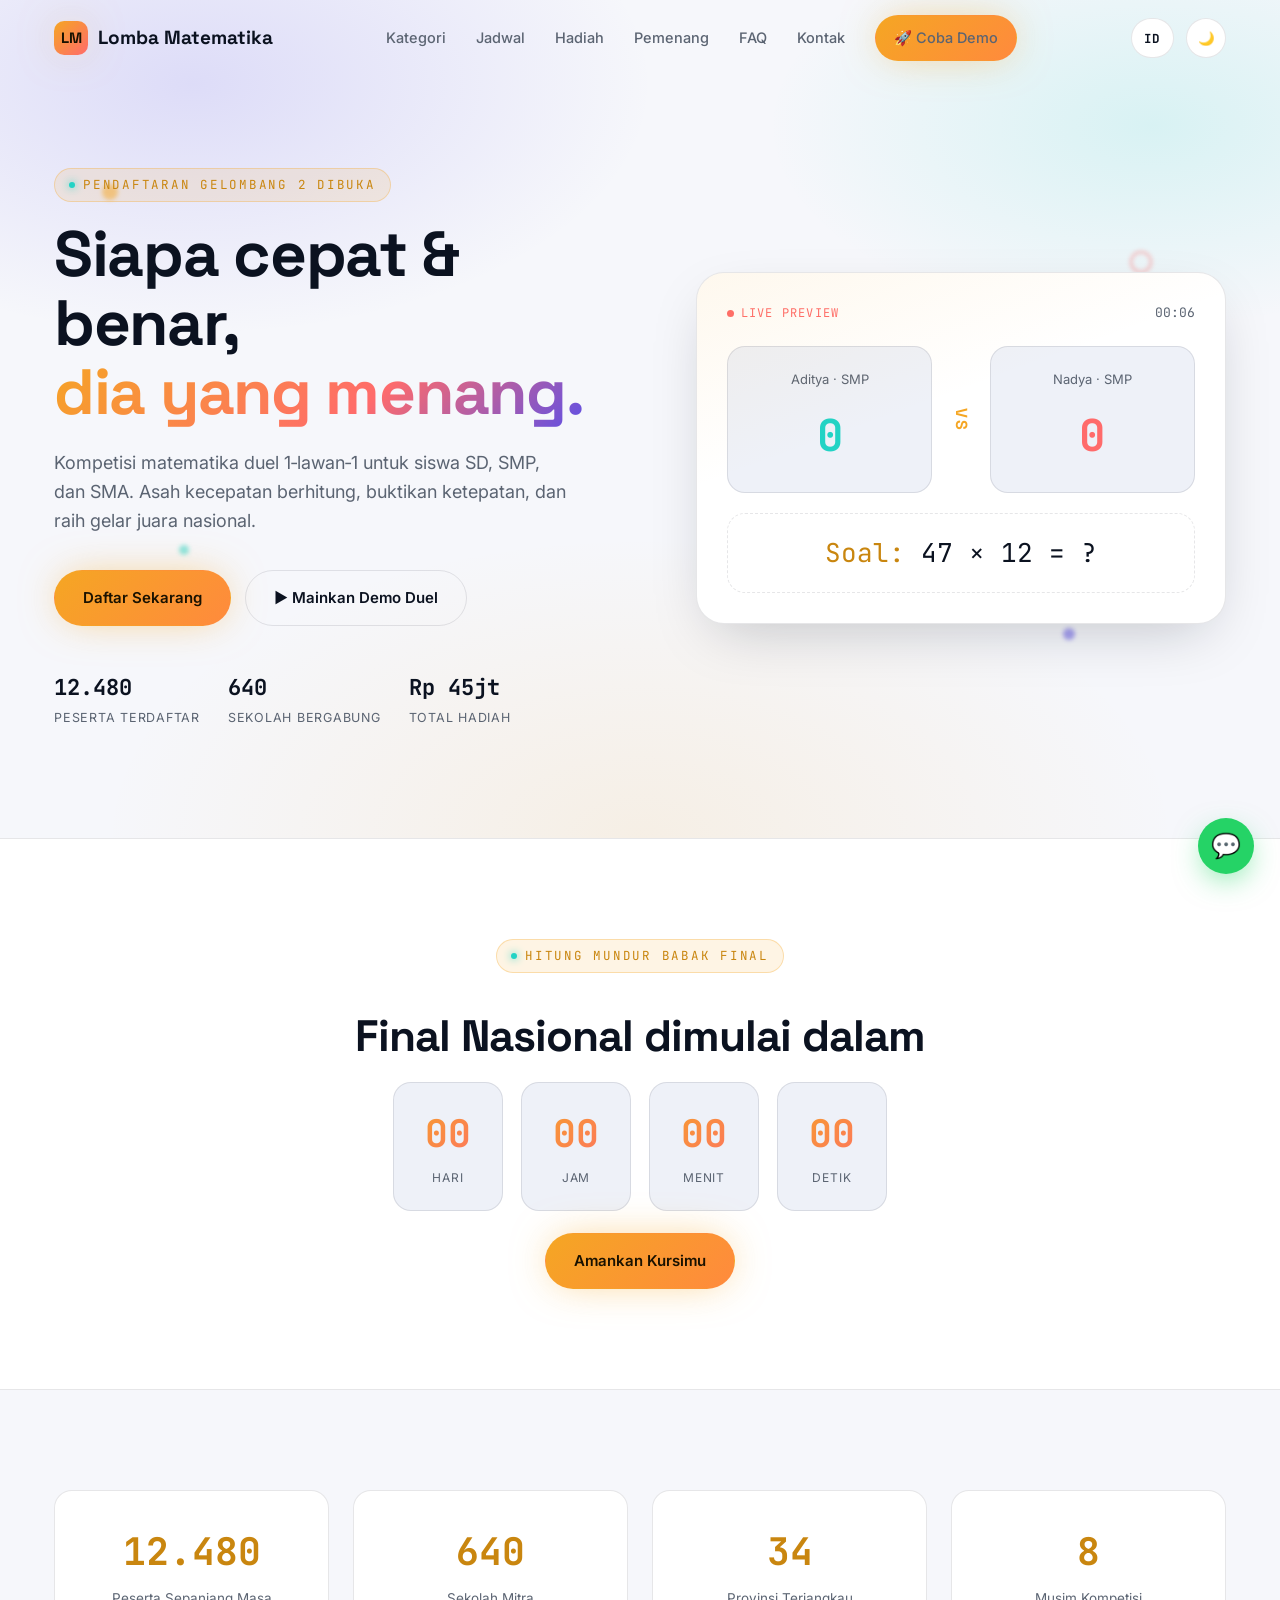
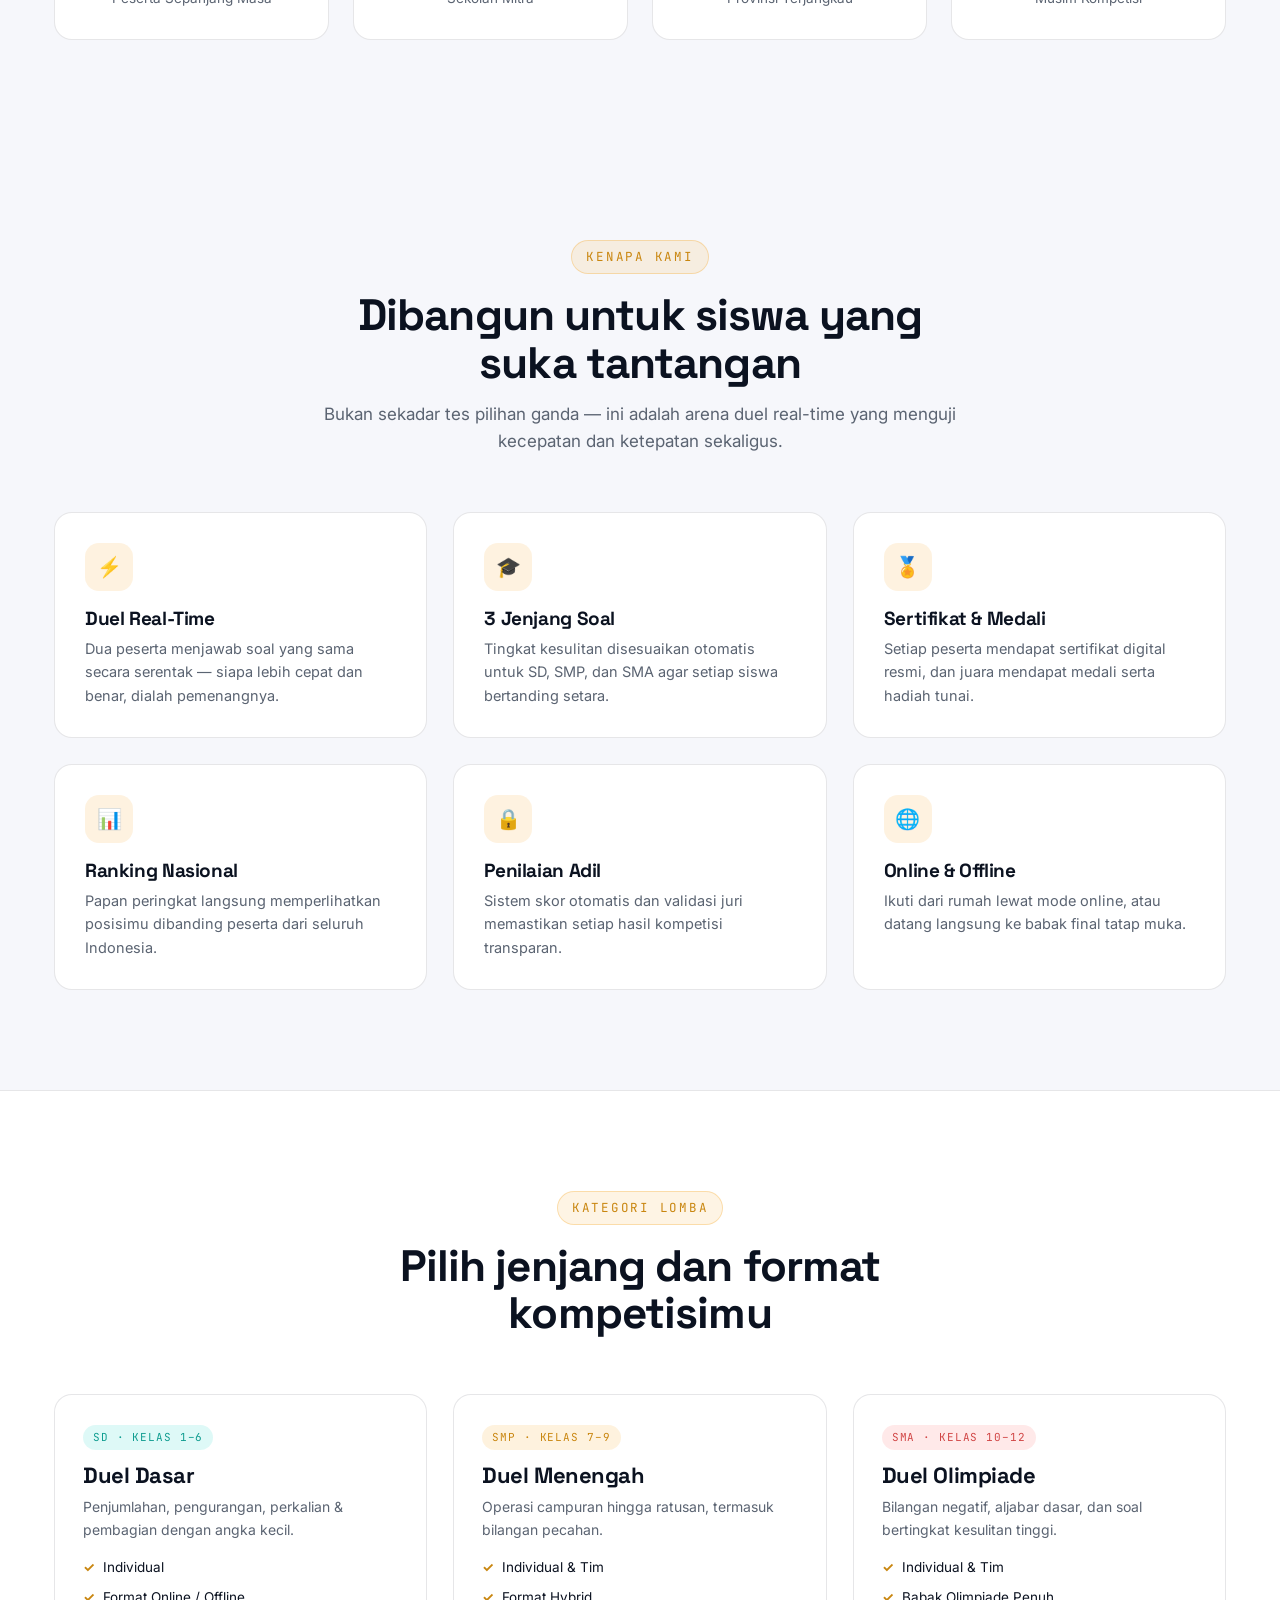
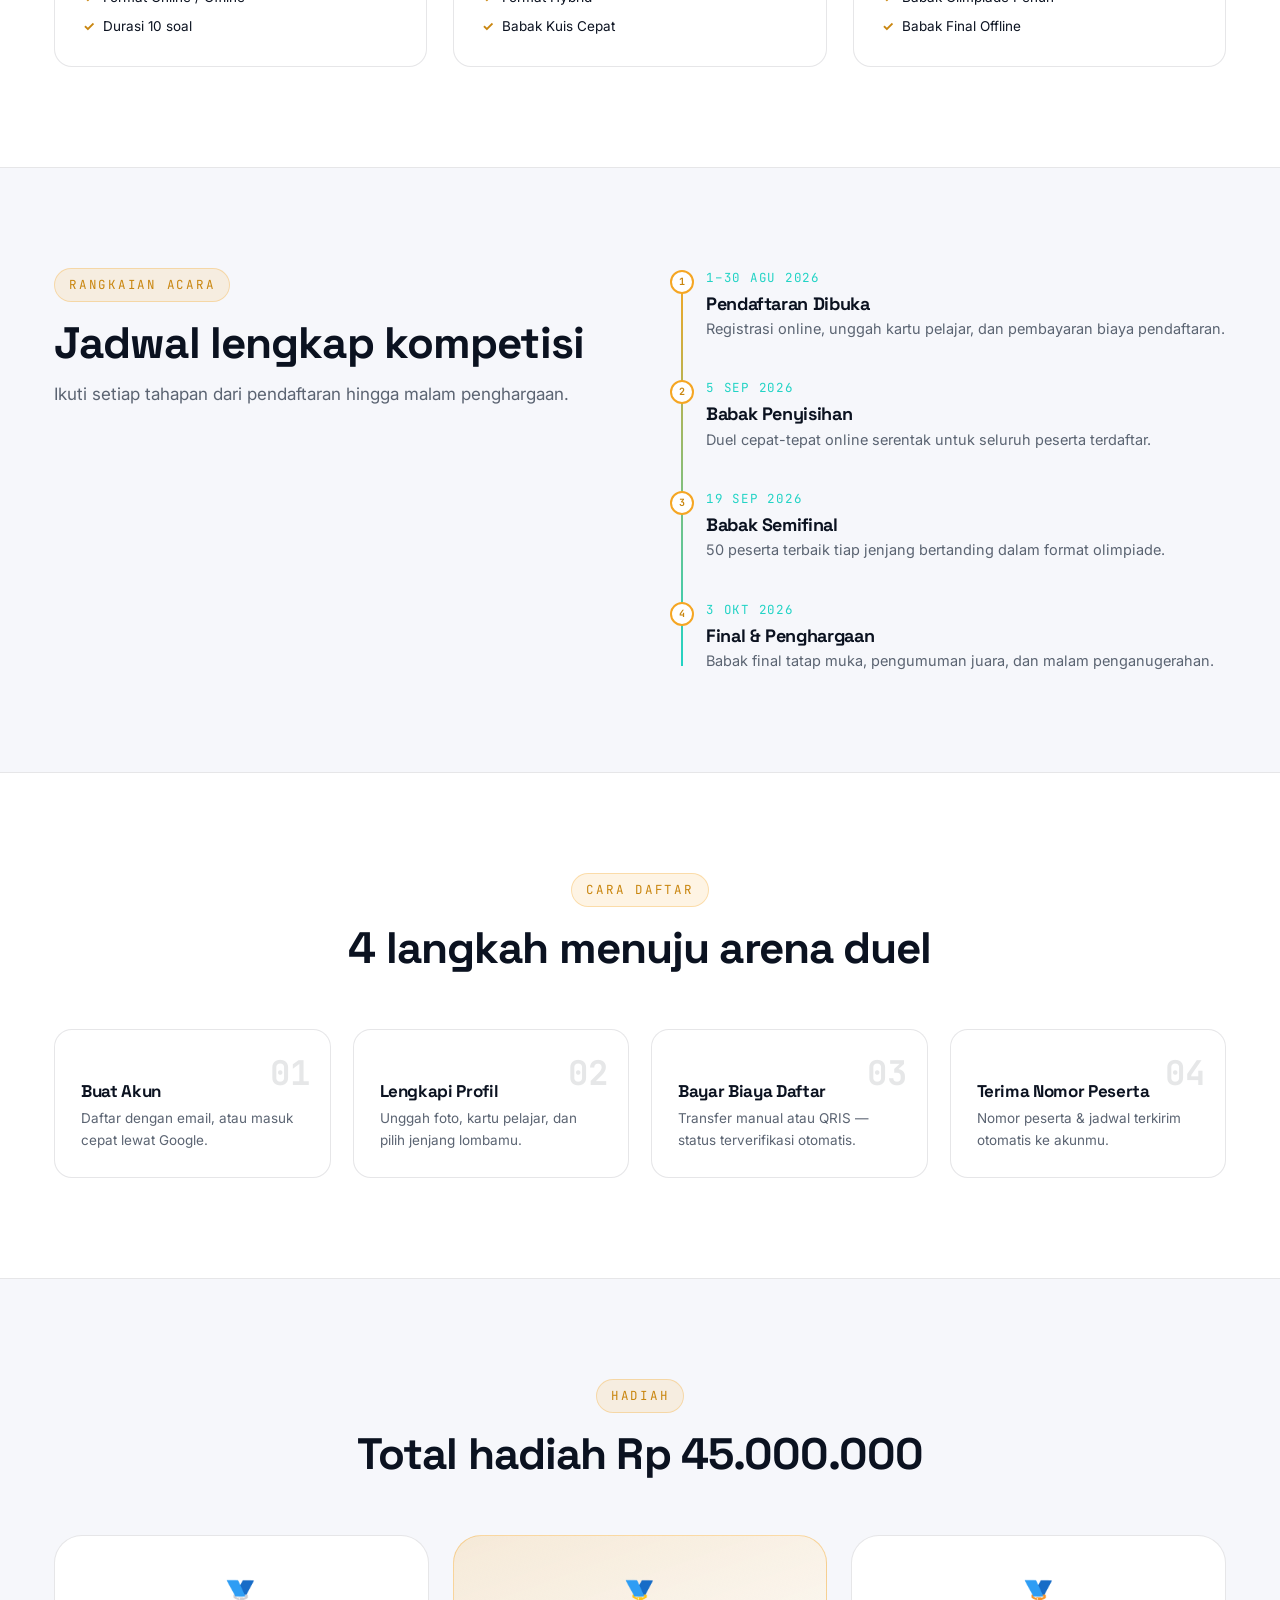
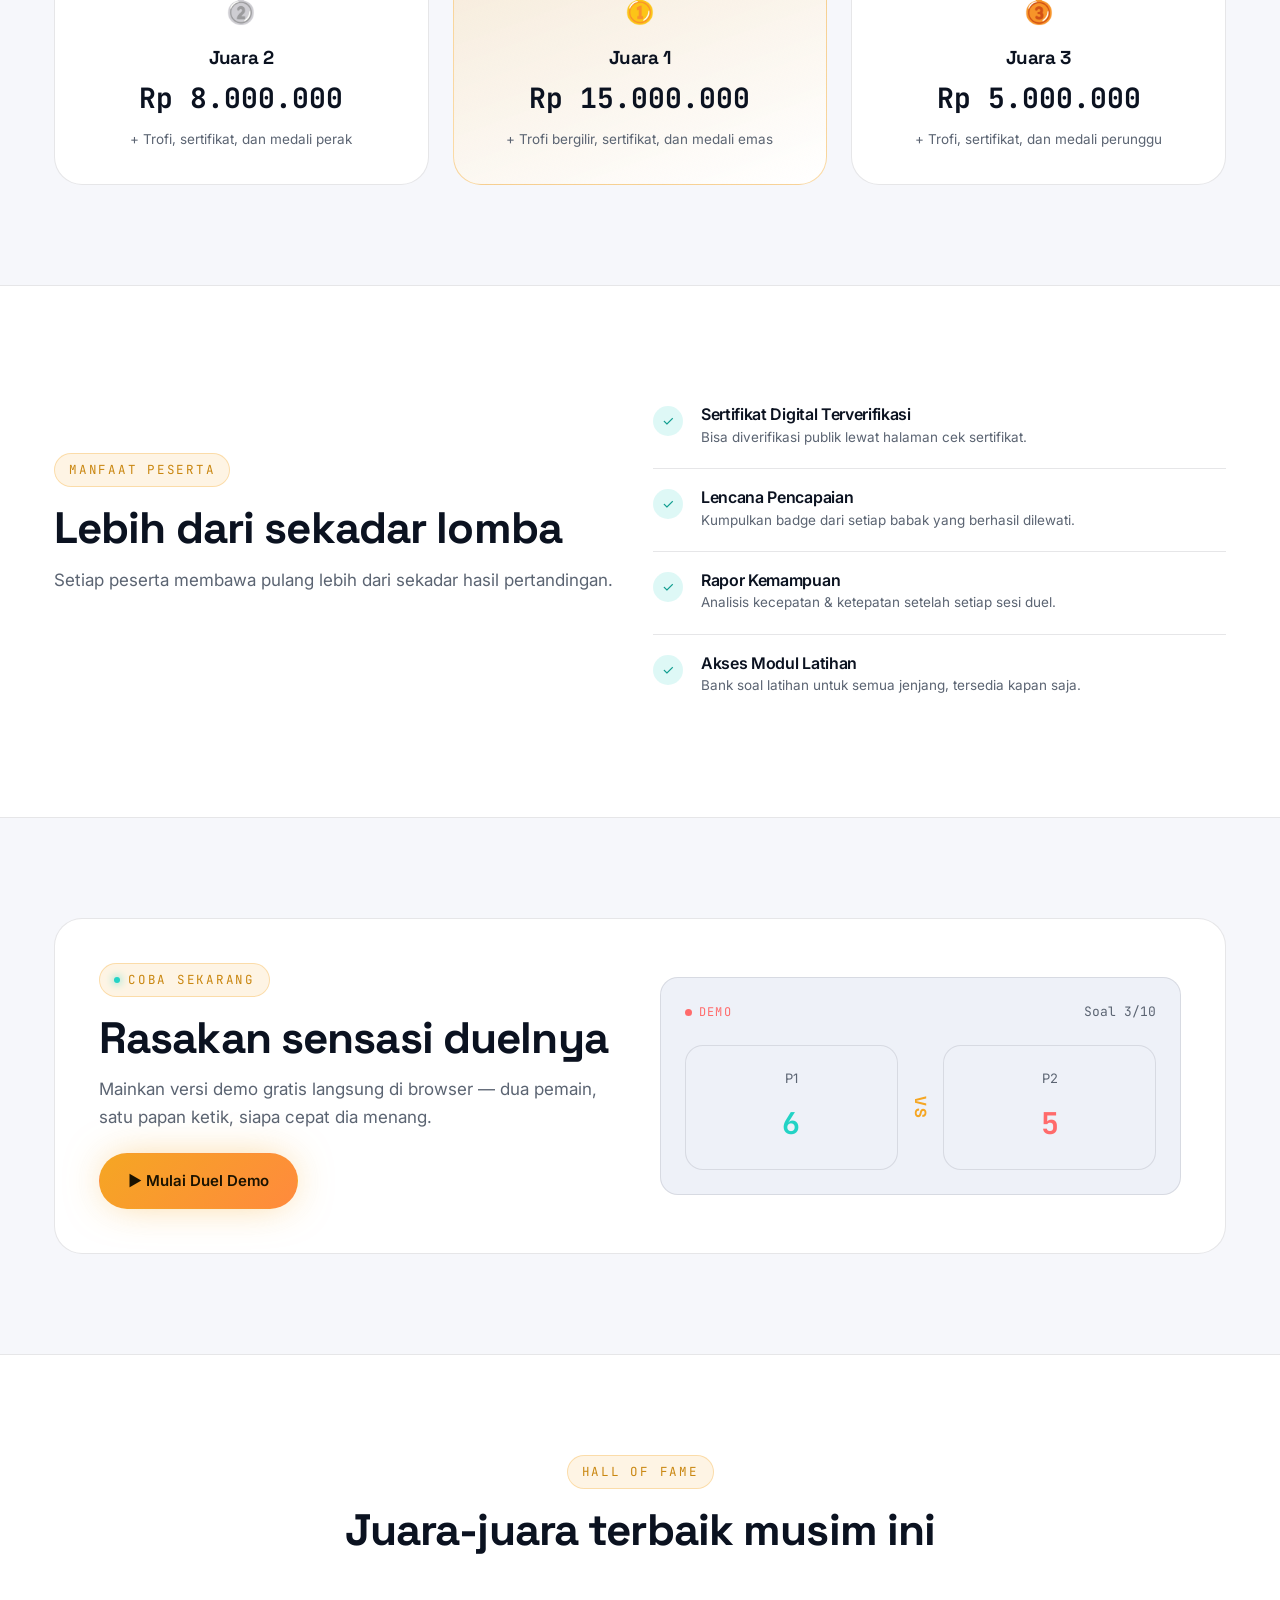
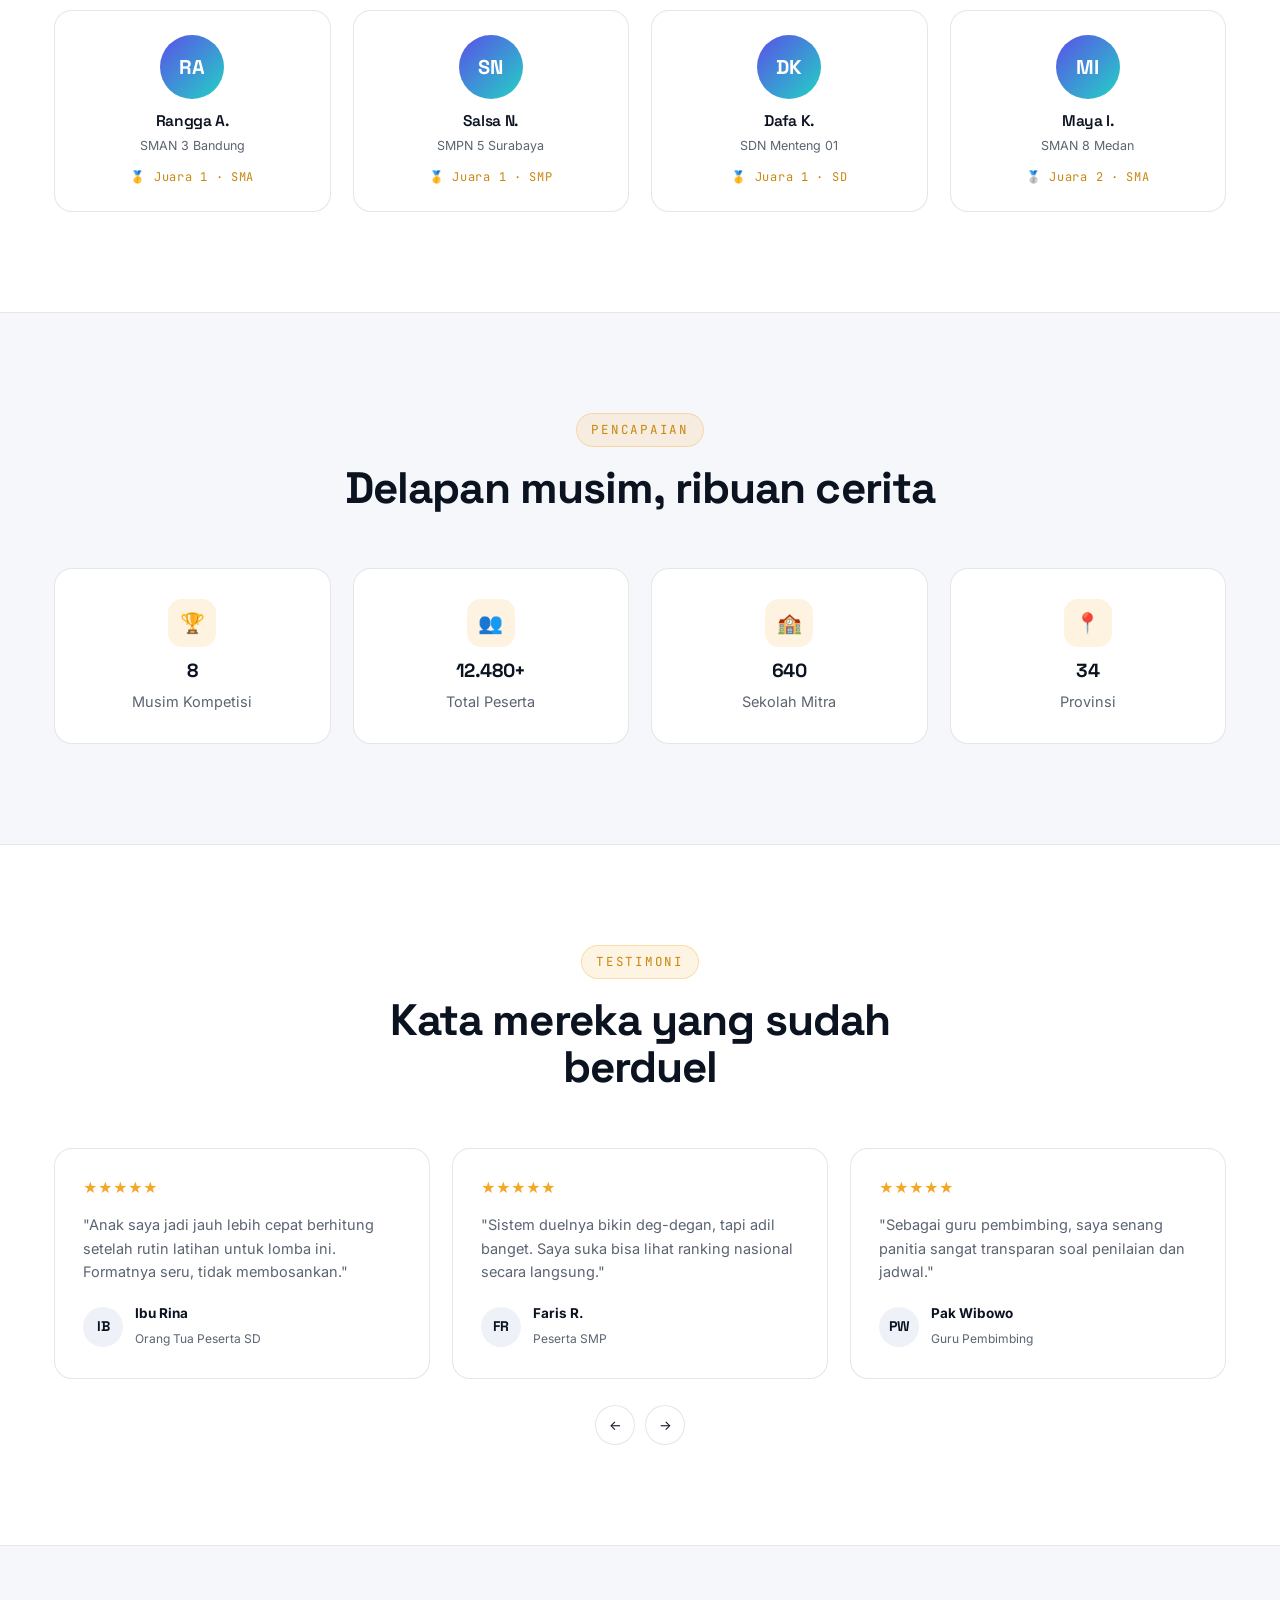
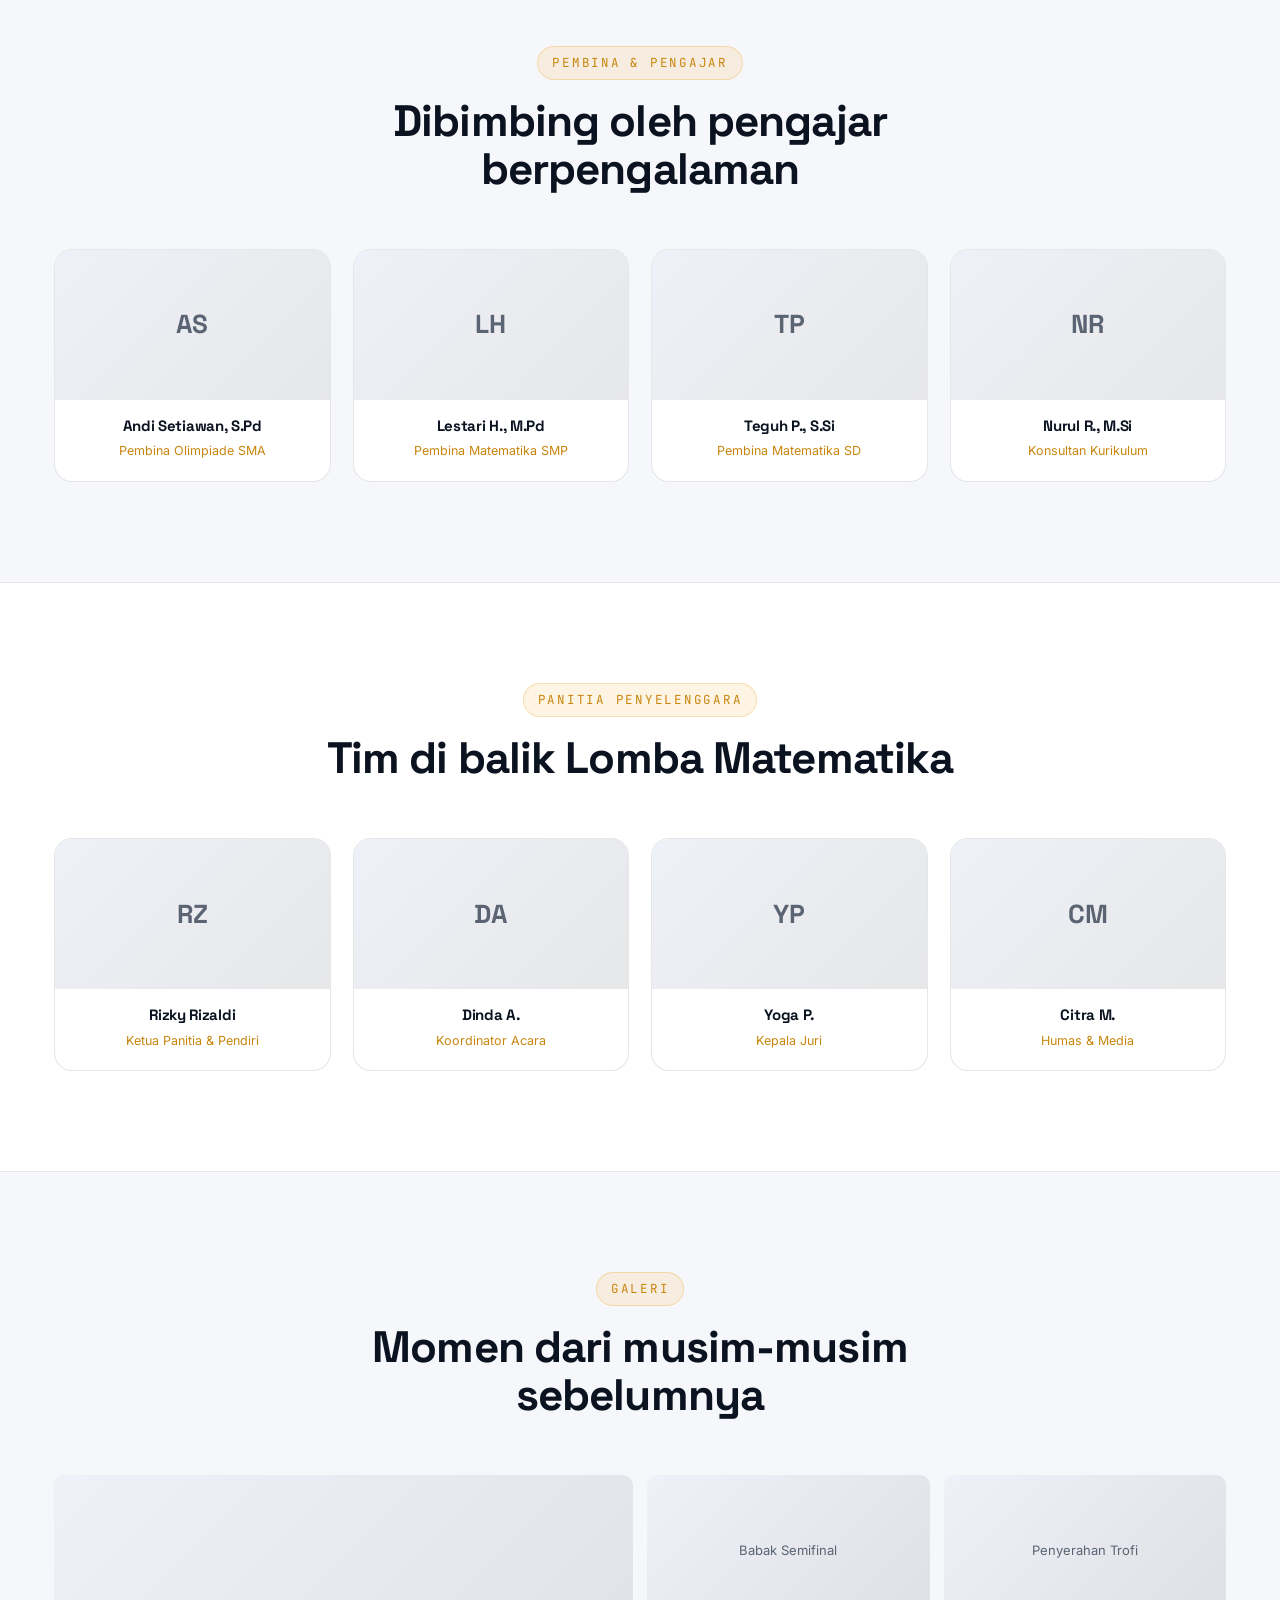
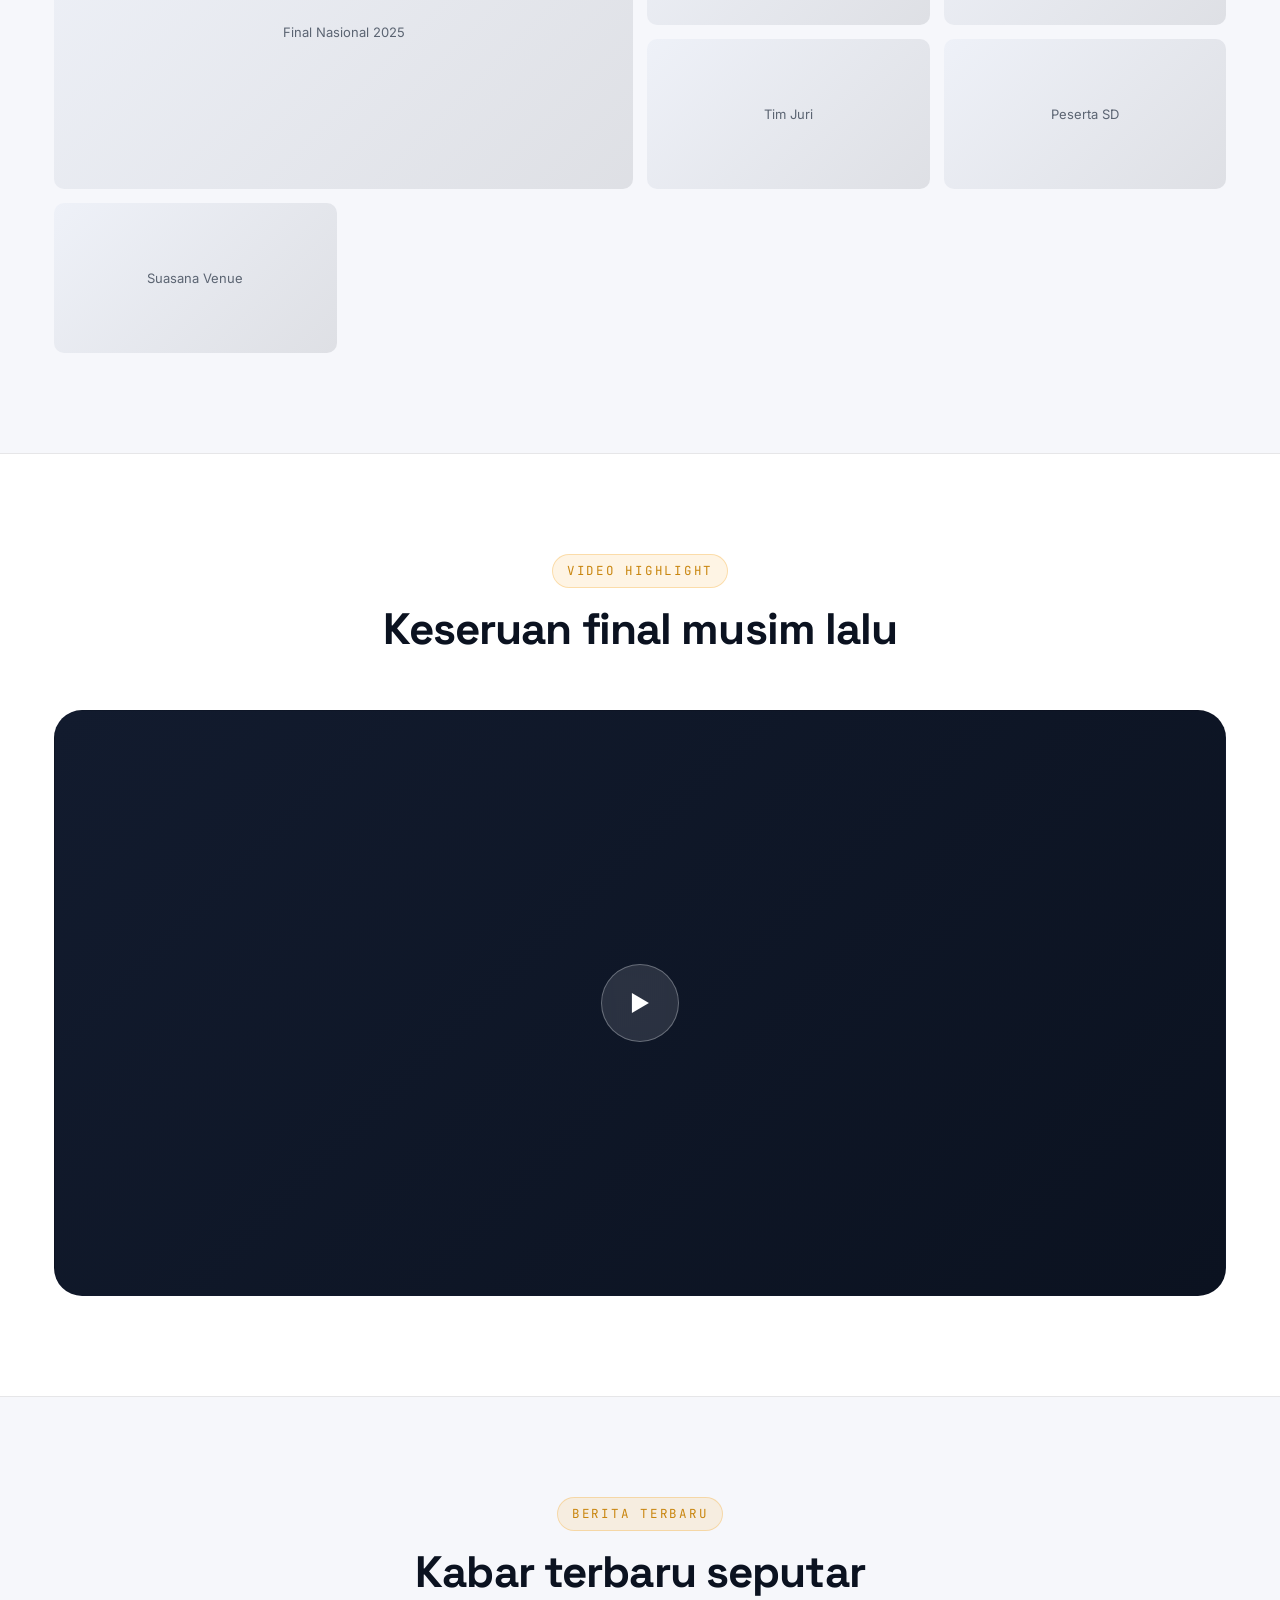
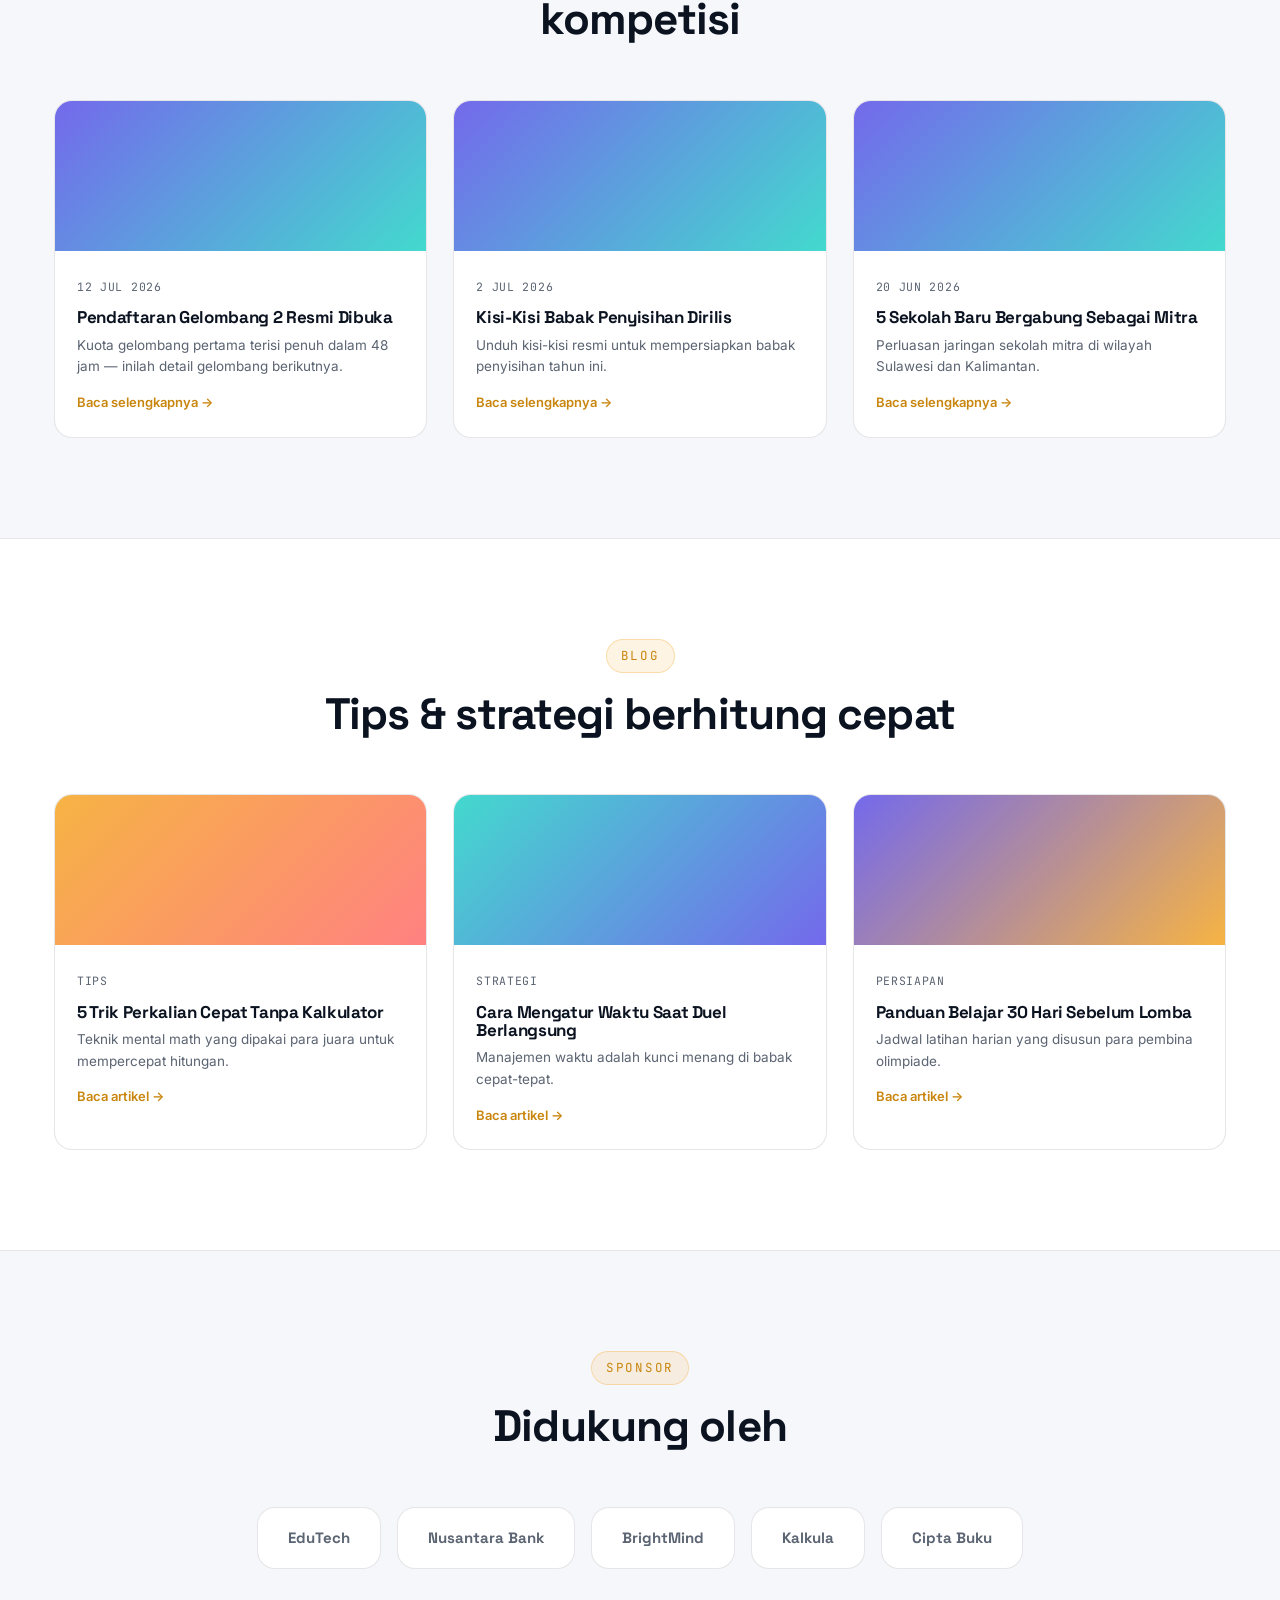
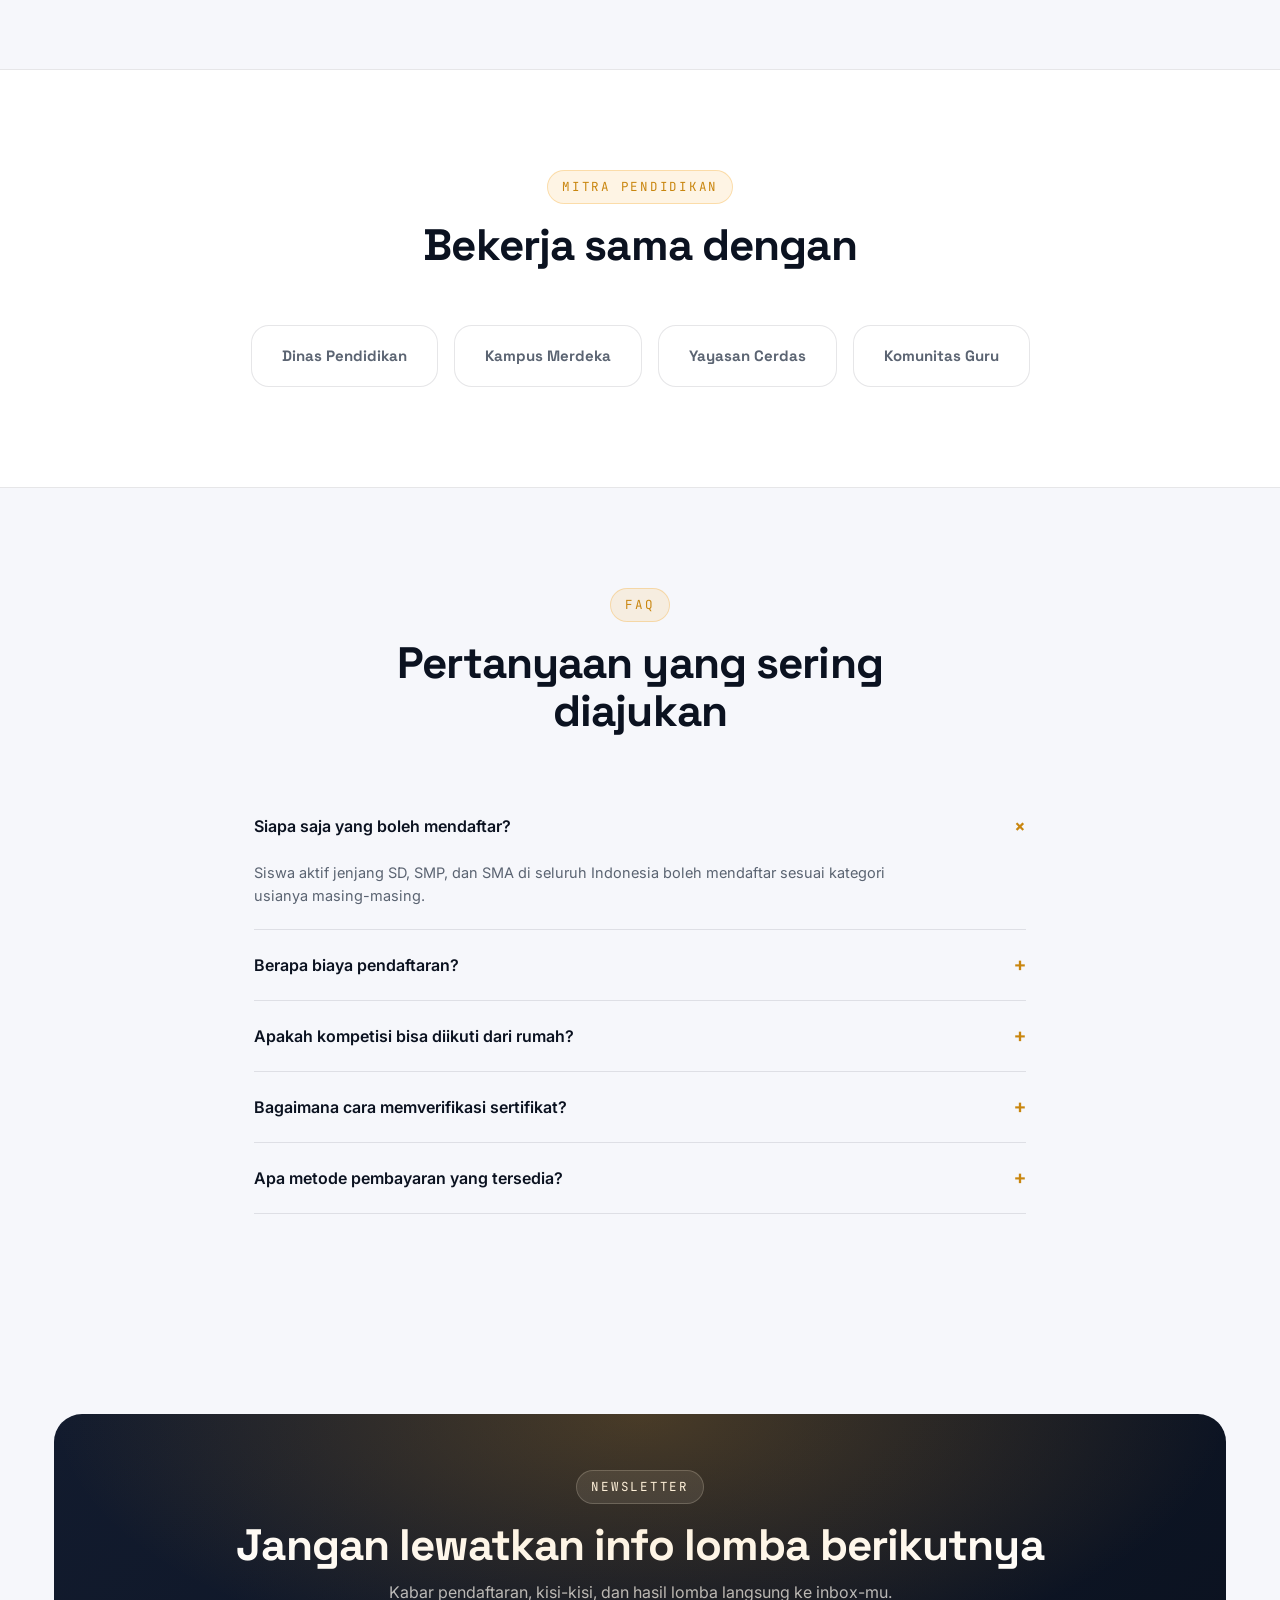
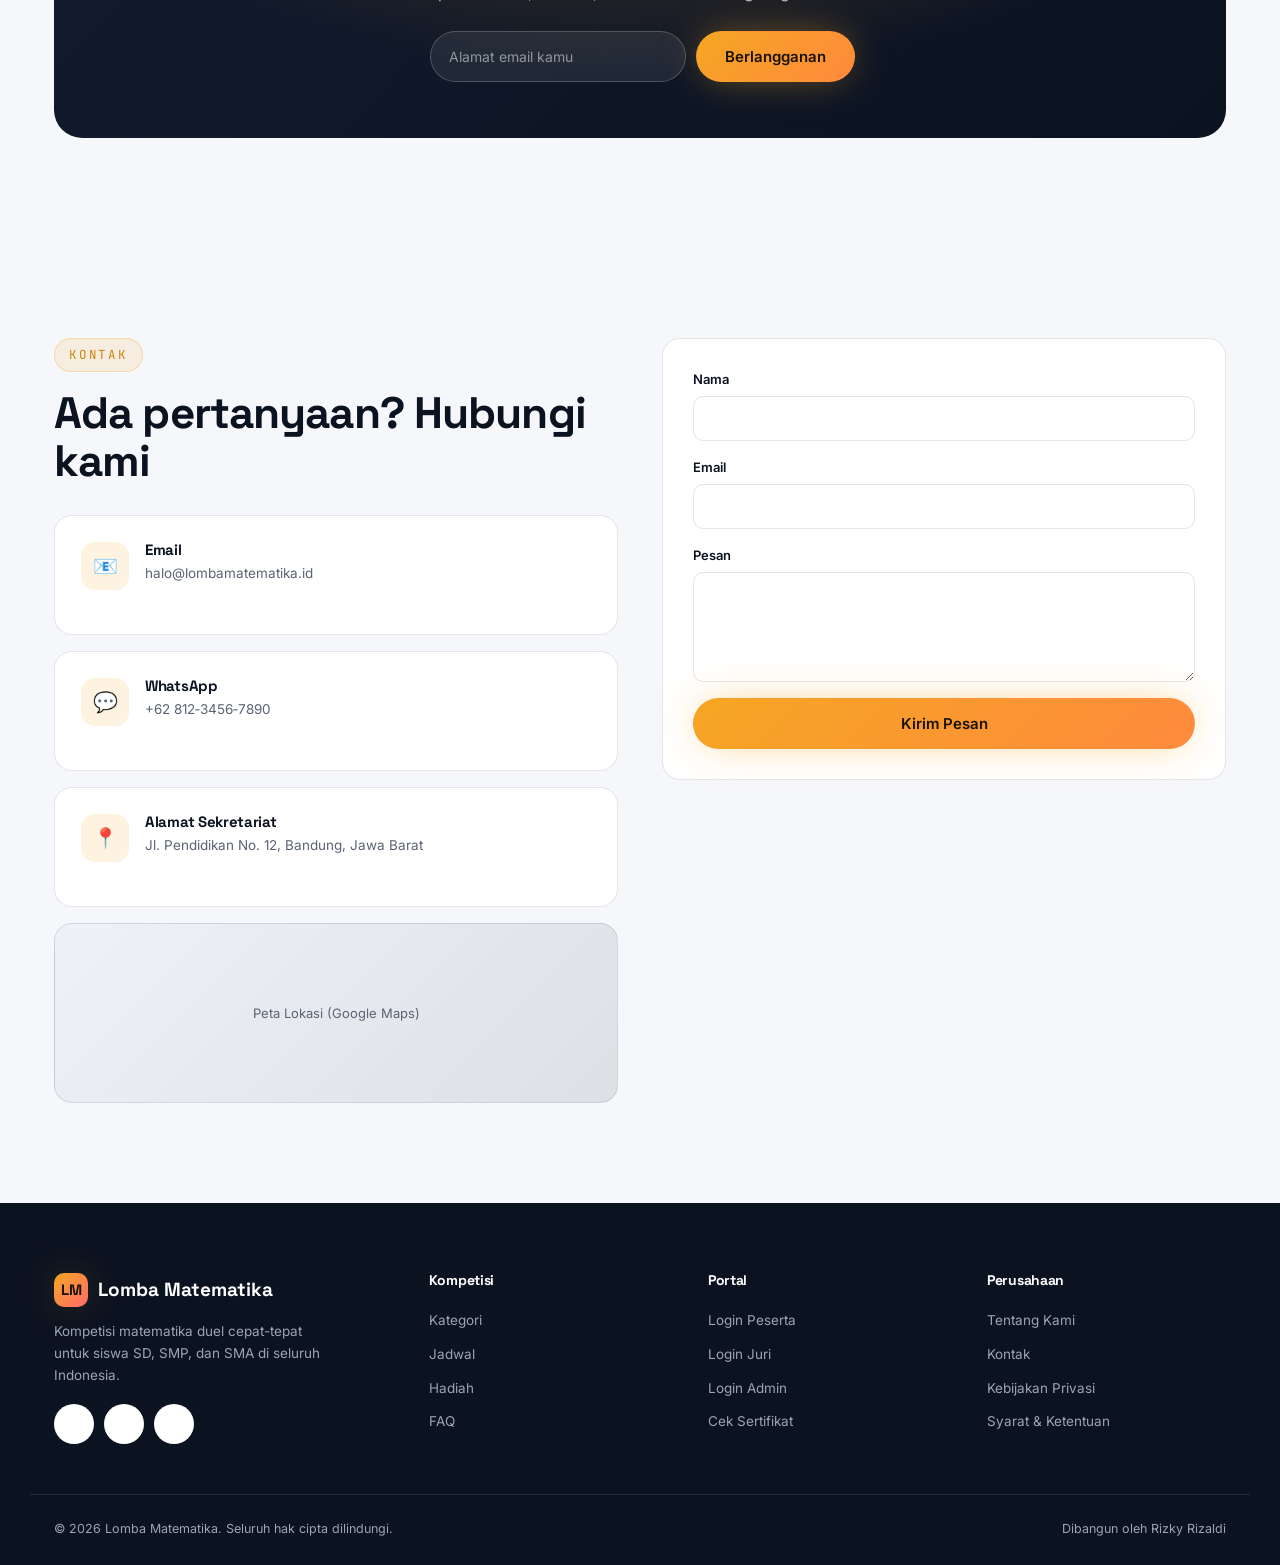
<file: index.html>
<!DOCTYPE html>
<html lang="id" data-theme="light">
<head>
<meta charset="UTF-8">
<meta name="viewport" content="width=device-width, initial-scale=1.0">
<title>Lomba Matematika — Kompetisi Matematika Nasional untuk SD, SMP &amp; SMA</title>
<meta name="description" content="Lomba Matematika adalah kompetisi matematika kompetitif untuk siswa SD, SMP, dan SMA. Duel cepat-tepat, olimpiade, dan kuis daring dengan hadiah jutaan rupiah dan sertifikat resmi.">
<meta name="keywords" content="lomba matematika, kompetisi matematika, olimpiade matematika, duel matematika, lomba matematika online, lomba matematika SD SMP SMA">
<link rel="canonical" href="https://lombamatematika.netlify.app/">

<!-- Open Graph -->
<meta property="og:type" content="website">
<meta property="og:title" content="Lomba Matematika — Kompetisi Matematika Nasional">
<meta property="og:description" content="Duel cepat-tepat, olimpiade, dan kuis matematika untuk siswa SD, SMP, dan SMA. Daftar sekarang.">
<meta property="og:url" content="https://lombamatematika.netlify.app/">
<meta property="og:image" content="/assets/og-cover.jpg">
<meta name="twitter:card" content="summary_large_image">
<meta name="twitter:title" content="Lomba Matematika — Kompetisi Matematika Nasional">
<meta name="twitter:description" content="Duel cepat-tepat, olimpiade, dan kuis matematika untuk siswa SD, SMP, dan SMA.">

<!-- Structured data -->
<script type="application/ld+json">
{
  "@context":"https://schema.org",
  "@type":"EducationEvent",
  "name":"Lomba Matematika Nasional 2026",
  "description":"Kompetisi matematika duel cepat-tepat untuk siswa SD, SMP, dan SMA.",
  "eventAttendanceMode":"https://schema.org/MixedEventAttendanceMode",
  "organizer":{ "@type":"Organization", "name":"Lomba Matematika" }
}
</script>

<link rel="icon" href="data:image/svg+xml,<svg xmlns=%22http://www.w3.org/2000/svg%22 viewBox=%220 0 100 100%22><text y=%22.9em%22 font-size=%2290%22>🏆</text></svg>">
<link rel="preconnect" href="https://fonts.googleapis.com">
<link rel="preconnect" href="https://fonts.gstatic.com" crossorigin>
<link href="https://fonts.googleapis.com/css2?family=Space+Grotesk:wght@500;700&family=Inter:wght@400;500;600;700&family=JetBrains+Mono:wght@500;700&display=swap" rel="stylesheet">
<link rel="stylesheet" href="main.css">
</head>
<body>

<div id="page-loader"><div class="loader-mark">LOMBA MATEMATIKA<div class="loader-bar"><span></span></div></div></div>

<div class="scroll-progress" id="scrollProgress"></div>

<!-- ============ NAVBAR ============ -->
<header class="navbar" id="navbar">
  <div class="container nav-inner">
    <a href="#top" class="brand"><span class="brand-mark">LM</span> Lomba Matematika</a>
    <nav class="nav-links" id="navLinks">
      <a href="#kategori" data-i18n="nav.categories">Kategori</a>
      <a href="#timeline" data-i18n="nav.timeline">Jadwal</a>
      <a href="#hadiah" data-i18n="nav.prizes">Hadiah</a>
      <a href="#hof" data-i18n="nav.hof">Pemenang</a>
      <a href="#faq" data-i18n="nav.faq">FAQ</a>
      <a href="#kontak" data-i18n="nav.contact">Kontak</a>
      <a href="quiz.html" class="btn btn-primary btn-sm" data-i18n="nav.play">🚀 Coba Demo</a>
    </nav>
    <div class="nav-actions">
      <button class="icon-btn lang-toggle" id="langToggle" aria-label="Ganti bahasa">ID</button>
      <button class="icon-btn" id="themeToggle" aria-label="Ganti tema">🌙</button>
      <button class="icon-btn nav-burger" id="navBurger" aria-label="Menu">☰</button>
    </div>
  </div>
</header>

<main id="top">
<!-- ============ HERO ============ -->
<section class="hero">
  <div class="hero-bg"></div>
  <span class="hero-shape s1"></span><span class="hero-shape s2"></span>
  <span class="hero-shape s3"></span><span class="hero-shape s4"></span>
  <div class="container hero-grid">
    <div class="reveal in">
      <span class="eyebrow"><span class="dot"></span> <span data-i18n="hero.eyebrow">Pendaftaran Gelombang 2 Dibuka</span></span>
      <h1 data-i18n="hero.title">Siapa cepat &amp; benar,<br><span class="grad">dia yang menang.</span></h1>
      <p class="hero-sub" data-i18n="hero.sub">Kompetisi matematika duel 1‑lawan‑1 untuk siswa SD, SMP, dan SMA. Asah kecepatan berhitung, buktikan ketepatan, dan raih gelar juara nasional.</p>
      <div class="hero-ctas">
        <a href="#daftar" class="btn btn-primary" data-i18n="hero.cta1">Daftar Sekarang</a>
        <a href="quiz.html" class="btn btn-ghost" data-i18n="hero.cta2">▶ Mainkan Demo Duel</a>
      </div>
      <div class="hero-meta">
        <div><strong id="statParticipants">0</strong><span data-i18n="hero.meta1">Peserta Terdaftar</span></div>
        <div><strong id="statSchools">0</strong><span data-i18n="hero.meta2">Sekolah Bergabung</span></div>
        <div><strong>Rp 45jt</strong><span data-i18n="hero.meta3">Total Hadiah</span></div>
      </div>
    </div>
    <div class="vs-card reveal in" style="transition-delay:.15s">
      <div class="vs-top">
        <span class="vs-live"><span class="dot"></span> <span data-i18n="hero.live">Live Preview</span></span>
        <span class="vs-clock" id="heroClock">00:09</span>
      </div>
      <div class="vs-board">
        <div class="vs-player p1"><div class="name">Aditya · SMP</div><div class="score" id="p1score">0</div></div>
        <div class="vs-divider">VS</div>
        <div class="vs-player p2"><div class="name">Nadya · SMP</div><div class="score" id="p2score">0</div></div>
      </div>
      <div class="vs-question"><span>Soal:</span> 47 × 12 = ?</div>
    </div>
  </div>
</section>

<!-- ============ COUNTDOWN ============ -->
<section class="countdown-section">
  <div class="container countdown-inner">
    <span class="eyebrow"><span class="dot"></span> <span data-i18n="countdown.eyebrow">Hitung Mundur Babak Final</span></span>
    <h2 class="section-title" data-i18n="countdown.title">Final Nasional dimulai dalam</h2>
    <div class="countdown-grid" id="countdown">
      <div class="count-box"><strong id="cd-days">00</strong><span data-i18n="countdown.days">Hari</span></div>
      <div class="count-box"><strong id="cd-hours">00</strong><span data-i18n="countdown.hours">Jam</span></div>
      <div class="count-box"><strong id="cd-mins">00</strong><span data-i18n="countdown.mins">Menit</span></div>
      <div class="count-box"><strong id="cd-secs">00</strong><span data-i18n="countdown.secs">Detik</span></div>
    </div>
    <a href="#daftar" class="btn btn-primary" data-i18n="countdown.cta">Amankan Kursimu</a>
  </div>
</section>

<!-- ============ STATISTICS ============ -->
<section>
  <div class="container">
    <div class="stats-grid reveal-stagger">
      <div class="stat-card"><div class="stat-num" data-count="12480">0</div><div class="stat-label" data-i18n="stats.1">Peserta Sepanjang Masa</div></div>
      <div class="stat-card"><div class="stat-num" data-count="640">0</div><div class="stat-label" data-i18n="stats.2">Sekolah Mitra</div></div>
      <div class="stat-card"><div class="stat-num" data-count="34">0</div><div class="stat-label" data-i18n="stats.3">Provinsi Terjangkau</div></div>
      <div class="stat-card"><div class="stat-num" data-count="8">0</div><div class="stat-label" data-i18n="stats.4">Musim Kompetisi</div></div>
    </div>
  </div>
</section>

<!-- ============ WHY CHOOSE US ============ -->
<section id="kenapa">
  <div class="container">
    <div class="section-head center reveal">
      <span class="eyebrow">Kenapa Kami</span>
      <h2 class="section-title" data-i18n="why.title">Dibangun untuk siswa yang suka tantangan</h2>
      <p class="section-sub" data-i18n="why.sub">Bukan sekadar tes pilihan ganda — ini adalah arena duel real-time yang menguji kecepatan dan ketepatan sekaligus.</p>
    </div>
    <div class="grid-3 reveal-stagger">
      <div class="feature-card"><div class="feature-icon">⚡</div><h3 data-i18n="why.1t">Duel Real-Time</h3><p data-i18n="why.1d">Dua peserta menjawab soal yang sama secara serentak — siapa lebih cepat dan benar, dialah pemenangnya.</p></div>
      <div class="feature-card"><div class="feature-icon">🎓</div><h3 data-i18n="why.2t">3 Jenjang Soal</h3><p data-i18n="why.2d">Tingkat kesulitan disesuaikan otomatis untuk SD, SMP, dan SMA agar setiap siswa bertanding setara.</p></div>
      <div class="feature-card"><div class="feature-icon">🏅</div><h3 data-i18n="why.3t">Sertifikat &amp; Medali</h3><p data-i18n="why.3d">Setiap peserta mendapat sertifikat digital resmi, dan juara mendapat medali serta hadiah tunai.</p></div>
      <div class="feature-card"><div class="feature-icon">📊</div><h3 data-i18n="why.4t">Ranking Nasional</h3><p data-i18n="why.4d">Papan peringkat langsung memperlihatkan posisimu dibanding peserta dari seluruh Indonesia.</p></div>
      <div class="feature-card"><div class="feature-icon">🔒</div><h3 data-i18n="why.5t">Penilaian Adil</h3><p data-i18n="why.5d">Sistem skor otomatis dan validasi juri memastikan setiap hasil kompetisi transparan.</p></div>
      <div class="feature-card"><div class="feature-icon">🌐</div><h3 data-i18n="why.6t">Online &amp; Offline</h3><p data-i18n="why.6d">Ikuti dari rumah lewat mode online, atau datang langsung ke babak final tatap muka.</p></div>
    </div>
  </div>
</section>

<!-- ============ COMPETITION CATEGORIES ============ -->
<section id="kategori" style="background:var(--surface); border-top:1px solid var(--border); border-bottom:1px solid var(--border);">
  <div class="container">
    <div class="section-head center reveal">
      <span class="eyebrow">Kategori Lomba</span>
      <h2 class="section-title" data-i18n="cat.title">Pilih jenjang dan format kompetisimu</h2>
    </div>
    <div class="grid-3 reveal-stagger">
      <div class="cat-card sd"><span class="tag">SD · Kelas 1–6</span><h3>Duel Dasar</h3><p>Penjumlahan, pengurangan, perkalian &amp; pembagian dengan angka kecil.</p><ul><li>Individual</li><li>Format Online / Offline</li><li>Durasi 10 soal</li></ul></div>
      <div class="cat-card smp"><span class="tag">SMP · Kelas 7–9</span><h3>Duel Menengah</h3><p>Operasi campuran hingga ratusan, termasuk bilangan pecahan.</p><ul><li>Individual &amp; Tim</li><li>Format Hybrid</li><li>Babak Kuis Cepat</li></ul></div>
      <div class="cat-card sma"><span class="tag">SMA · Kelas 10–12</span><h3>Duel Olimpiade</h3><p>Bilangan negatif, aljabar dasar, dan soal bertingkat kesulitan tinggi.</p><ul><li>Individual &amp; Tim</li><li>Babak Olimpiade Penuh</li><li>Babak Final Offline</li></ul></div>
    </div>
  </div>
</section>

<!-- ============ TIMELINE ============ -->
<section id="timeline">
  <div class="container">
    <div class="grid-2" style="align-items:start; gap:60px;">
      <div class="section-head reveal">
        <span class="eyebrow">Rangkaian Acara</span>
        <h2 class="section-title" data-i18n="tl.title">Jadwal lengkap kompetisi</h2>
        <p class="section-sub" data-i18n="tl.sub">Ikuti setiap tahapan dari pendaftaran hingga malam penghargaan.</p>
      </div>
      <div class="timeline reveal">
        <div class="tl-item"><span class="tl-dot">1</span><span class="tl-date">1–30 Agu 2026</span><h3>Pendaftaran Dibuka</h3><p>Registrasi online, unggah kartu pelajar, dan pembayaran biaya pendaftaran.</p></div>
        <div class="tl-item"><span class="tl-dot">2</span><span class="tl-date">5 Sep 2026</span><h3>Babak Penyisihan</h3><p>Duel cepat-tepat online serentak untuk seluruh peserta terdaftar.</p></div>
        <div class="tl-item"><span class="tl-dot">3</span><span class="tl-date">19 Sep 2026</span><h3>Babak Semifinal</h3><p>50 peserta terbaik tiap jenjang bertanding dalam format olimpiade.</p></div>
        <div class="tl-item"><span class="tl-dot">4</span><span class="tl-date">3 Okt 2026</span><h3>Final &amp; Penghargaan</h3><p>Babak final tatap muka, pengumuman juara, dan malam penganugerahan.</p></div>
      </div>
    </div>
  </div>
</section>

<!-- ============ REGISTRATION STEPS ============ -->
<section id="daftar" style="background:var(--surface); border-top:1px solid var(--border); border-bottom:1px solid var(--border);">
  <div class="container">
    <div class="section-head center reveal">
      <span class="eyebrow">Cara Daftar</span>
      <h2 class="section-title" data-i18n="steps.title">4 langkah menuju arena duel</h2>
    </div>
    <div class="steps-grid reveal-stagger">
      <div class="step-card"><span class="step-num">01</span><h3>Buat Akun</h3><p>Daftar dengan email, atau masuk cepat lewat Google.</p></div>
      <div class="step-card"><span class="step-num">02</span><h3>Lengkapi Profil</h3><p>Unggah foto, kartu pelajar, dan pilih jenjang lombamu.</p></div>
      <div class="step-card"><span class="step-num">03</span><h3>Bayar Biaya Daftar</h3><p>Transfer manual atau QRIS — status terverifikasi otomatis.</p></div>
      <div class="step-card"><span class="step-num">04</span><h3>Terima Nomor Peserta</h3><p>Nomor peserta &amp; jadwal terkirim otomatis ke akunmu.</p></div>
    </div>
  </div>
</section>

<!-- ============ PRIZE POOL ============ -->
<section id="hadiah">
  <div class="container">
    <div class="section-head center reveal">
      <span class="eyebrow">Hadiah</span>
      <h2 class="section-title" data-i18n="prize.title">Total hadiah Rp 45.000.000</h2>
    </div>
    <div class="prize-grid reveal-stagger">
      <div class="prize-card"><div class="medal">🥈</div><h3>Juara 2</h3><div class="prize-amount">Rp 8.000.000</div><p>+ Trofi, sertifikat, dan medali perak</p></div>
      <div class="prize-card gold"><div class="medal">🥇</div><h3>Juara 1</h3><div class="prize-amount">Rp 15.000.000</div><p>+ Trofi bergilir, sertifikat, dan medali emas</p></div>
      <div class="prize-card"><div class="medal">🥉</div><h3>Juara 3</h3><div class="prize-amount">Rp 5.000.000</div><p>+ Trofi, sertifikat, dan medali perunggu</p></div>
    </div>
  </div>
</section>

<!-- ============ BENEFITS ============ -->
<section style="background:var(--surface); border-top:1px solid var(--border); border-bottom:1px solid var(--border);">
  <div class="container grid-2" style="align-items:center;">
    <div class="section-head reveal">
      <span class="eyebrow">Manfaat Peserta</span>
      <h2 class="section-title" data-i18n="benef.title">Lebih dari sekadar lomba</h2>
      <p class="section-sub" data-i18n="benef.sub">Setiap peserta membawa pulang lebih dari sekadar hasil pertandingan.</p>
    </div>
    <div class="reveal">
      <div class="benefit-row"><div class="benefit-check">✓</div><div><h4>Sertifikat Digital Terverifikasi</h4><p>Bisa diverifikasi publik lewat halaman cek sertifikat.</p></div></div>
      <div class="benefit-row"><div class="benefit-check">✓</div><div><h4>Lencana Pencapaian</h4><p>Kumpulkan badge dari setiap babak yang berhasil dilewati.</p></div></div>
      <div class="benefit-row"><div class="benefit-check">✓</div><div><h4>Rapor Kemampuan</h4><p>Analisis kecepatan &amp; ketepatan setelah setiap sesi duel.</p></div></div>
      <div class="benefit-row"><div class="benefit-check">✓</div><div><h4>Akses Modul Latihan</h4><p>Bank soal latihan untuk semua jenjang, tersedia kapan saja.</p></div></div>
    </div>
  </div>
</section>

<!-- ============ TRY DEMO ============ -->
<section id="demo">
  <div class="container">
    <div class="demo-panel reveal">
      <div>
        <span class="eyebrow"><span class="dot"></span> Coba Sekarang</span>
        <h2 class="section-title" data-i18n="demo.title">Rasakan sensasi duelnya</h2>
        <p class="section-sub" data-i18n="demo.sub">Mainkan versi demo gratis langsung di browser — dua pemain, satu papan ketik, siapa cepat dia menang.</p>
        <a href="quiz.html" class="btn btn-primary" style="margin-top:22px;" data-i18n="demo.cta">▶ Mulai Duel Demo</a>
      </div>
      <div class="demo-mini">
        <div class="vs-top"><span class="vs-live"><span class="dot"></span> Demo</span><span class="vs-clock">Soal 3/10</span></div>
        <div class="vs-board">
          <div class="vs-player p1"><div class="name">P1</div><div class="score">6</div></div>
          <div class="vs-divider">VS</div>
          <div class="vs-player p2"><div class="name">P2</div><div class="score">5</div></div>
        </div>
      </div>
    </div>
  </div>
</section>

<!-- ============ HALL OF FAME ============ -->
<section id="hof" style="background:var(--surface); border-top:1px solid var(--border); border-bottom:1px solid var(--border);">
  <div class="container">
    <div class="section-head center reveal">
      <span class="eyebrow">Hall of Fame</span>
      <h2 class="section-title" data-i18n="hof.title">Juara-juara terbaik musim ini</h2>
    </div>
    <div class="grid-4 reveal-stagger">
      <div class="hof-card"><div class="hof-avatar">RA</div><h4>Rangga A.</h4><span class="school">SMAN 3 Bandung</span><div class="rank">🥇 Juara 1 · SMA</div></div>
      <div class="hof-card"><div class="hof-avatar">SN</div><h4>Salsa N.</h4><span class="school">SMPN 5 Surabaya</span><div class="rank">🥇 Juara 1 · SMP</div></div>
      <div class="hof-card"><div class="hof-avatar">DK</div><h4>Dafa K.</h4><span class="school">SDN Menteng 01</span><div class="rank">🥇 Juara 1 · SD</div></div>
      <div class="hof-card"><div class="hof-avatar">MI</div><h4>Maya I.</h4><span class="school">SMAN 8 Medan</span><div class="rank">🥈 Juara 2 · SMA</div></div>
    </div>
  </div>
</section>

<!-- ============ ACHIEVEMENTS ============ -->
<section>
  <div class="container">
    <div class="section-head center reveal">
      <span class="eyebrow">Pencapaian</span>
      <h2 class="section-title" data-i18n="ach.title">Delapan musim, ribuan cerita</h2>
    </div>
    <div class="grid-4 reveal-stagger">
      <div class="feature-card" style="text-align:center;"><div class="feature-icon" style="margin:0 auto 14px;">🏆</div><h3>8</h3><p>Musim Kompetisi</p></div>
      <div class="feature-card" style="text-align:center;"><div class="feature-icon" style="margin:0 auto 14px;">👥</div><h3>12.480+</h3><p>Total Peserta</p></div>
      <div class="feature-card" style="text-align:center;"><div class="feature-icon" style="margin:0 auto 14px;">🏫</div><h3>640</h3><p>Sekolah Mitra</p></div>
      <div class="feature-card" style="text-align:center;"><div class="feature-icon" style="margin:0 auto 14px;">📍</div><h3>34</h3><p>Provinsi</p></div>
    </div>
  </div>
</section>

<!-- ============ TESTIMONIALS ============ -->
<section id="testimoni" style="background:var(--surface); border-top:1px solid var(--border); border-bottom:1px solid var(--border);">
  <div class="container">
    <div class="section-head center reveal">
      <span class="eyebrow">Testimoni</span>
      <h2 class="section-title" data-i18n="testi.title">Kata mereka yang sudah berduel</h2>
    </div>
    <div class="testi-track reveal-stagger" id="testiTrack">
      <div class="testi-card"><div class="testi-stars">★★★★★</div><p>"Anak saya jadi jauh lebih cepat berhitung setelah rutin latihan untuk lomba ini. Formatnya seru, tidak membosankan."</p><div class="testi-person"><div class="testi-avatar">IB</div><div><strong>Ibu Rina</strong><span>Orang Tua Peserta SD</span></div></div></div>
      <div class="testi-card"><div class="testi-stars">★★★★★</div><p>"Sistem duelnya bikin deg-degan, tapi adil banget. Saya suka bisa lihat ranking nasional secara langsung."</p><div class="testi-person"><div class="testi-avatar">FR</div><div><strong>Faris R.</strong><span>Peserta SMP</span></div></div></div>
      <div class="testi-card"><div class="testi-stars">★★★★★</div><p>"Sebagai guru pembimbing, saya senang panitia sangat transparan soal penilaian dan jadwal."</p><div class="testi-person"><div class="testi-avatar">PW</div><div><strong>Pak Wibowo</strong><span>Guru Pembimbing</span></div></div></div>
    </div>
    <div class="testi-controls">
      <button class="icon-btn" id="testiPrev">←</button>
      <button class="icon-btn" id="testiNext">→</button>
    </div>
  </div>
</section>

<!-- ============ TEACHERS ============ -->
<section id="guru">
  <div class="container">
    <div class="section-head center reveal">
      <span class="eyebrow">Pembina &amp; Pengajar</span>
      <h2 class="section-title" data-i18n="teach.title">Dibimbing oleh pengajar berpengalaman</h2>
    </div>
    <div class="grid-4 reveal-stagger">
      <div class="person-card"><div class="person-photo">AS</div><div class="person-info"><h4>Andi Setiawan, S.Pd</h4><span>Pembina Olimpiade SMA</span></div></div>
      <div class="person-card"><div class="person-photo">LH</div><div class="person-info"><h4>Lestari H., M.Pd</h4><span>Pembina Matematika SMP</span></div></div>
      <div class="person-card"><div class="person-photo">TP</div><div class="person-info"><h4>Teguh P., S.Si</h4><span>Pembina Matematika SD</span></div></div>
      <div class="person-card"><div class="person-photo">NR</div><div class="person-info"><h4>Nurul R., M.Si</h4><span>Konsultan Kurikulum</span></div></div>
    </div>
  </div>
</section>

<!-- ============ ORGANIZING COMMITTEE ============ -->
<section style="background:var(--surface); border-top:1px solid var(--border); border-bottom:1px solid var(--border);">
  <div class="container">
    <div class="section-head center reveal">
      <span class="eyebrow">Panitia Penyelenggara</span>
      <h2 class="section-title" data-i18n="comm.title">Tim di balik Lomba Matematika</h2>
    </div>
    <div class="grid-4 reveal-stagger">
      <div class="person-card"><div class="person-photo">RZ</div><div class="person-info"><h4>Rizky Rizaldi</h4><span>Ketua Panitia &amp; Pendiri</span></div></div>
      <div class="person-card"><div class="person-photo">DA</div><div class="person-info"><h4>Dinda A.</h4><span>Koordinator Acara</span></div></div>
      <div class="person-card"><div class="person-photo">YP</div><div class="person-info"><h4>Yoga P.</h4><span>Kepala Juri</span></div></div>
      <div class="person-card"><div class="person-photo">CM</div><div class="person-info"><h4>Citra M.</h4><span>Humas &amp; Media</span></div></div>
    </div>
  </div>
</section>

<!-- ============ GALLERY ============ -->
<section id="galeri">
  <div class="container">
    <div class="section-head center reveal">
      <span class="eyebrow">Galeri</span>
      <h2 class="section-title" data-i18n="gal.title">Momen dari musim-musim sebelumnya</h2>
    </div>
    <div class="gallery-grid reveal-stagger">
      <div class="gallery-item g1">Final Nasional 2025</div>
      <div class="gallery-item">Babak Semifinal</div>
      <div class="gallery-item">Penyerahan Trofi</div>
      <div class="gallery-item">Tim Juri</div>
      <div class="gallery-item">Peserta SD</div>
      <div class="gallery-item">Suasana Venue</div>
    </div>
  </div>
</section>

<!-- ============ VIDEO HIGHLIGHT ============ -->
<section style="background:var(--surface); border-top:1px solid var(--border); border-bottom:1px solid var(--border);">
  <div class="container">
    <div class="section-head center reveal">
      <span class="eyebrow">Video Highlight</span>
      <h2 class="section-title" data-i18n="vid.title">Keseruan final musim lalu</h2>
    </div>
    <div class="video-wrap reveal"><button class="play-btn" aria-label="Putar video">▶</button></div>
  </div>
</section>

<!-- ============ LATEST NEWS ============ -->
<section id="berita">
  <div class="container">
    <div class="section-head center reveal">
      <span class="eyebrow">Berita Terbaru</span>
      <h2 class="section-title" data-i18n="news.title">Kabar terbaru seputar kompetisi</h2>
    </div>
    <div class="grid-3 reveal-stagger">
      <div class="news-card"><div class="news-thumb"></div><div class="news-body"><span class="news-date">12 Jul 2026</span><h3>Pendaftaran Gelombang 2 Resmi Dibuka</h3><p>Kuota gelombang pertama terisi penuh dalam 48 jam — inilah detail gelombang berikutnya.</p><span class="news-link">Baca selengkapnya →</span></div></div>
      <div class="news-card"><div class="news-thumb"></div><div class="news-body"><span class="news-date">2 Jul 2026</span><h3>Kisi-Kisi Babak Penyisihan Dirilis</h3><p>Unduh kisi-kisi resmi untuk mempersiapkan babak penyisihan tahun ini.</p><span class="news-link">Baca selengkapnya →</span></div></div>
      <div class="news-card"><div class="news-thumb"></div><div class="news-body"><span class="news-date">20 Jun 2026</span><h3>5 Sekolah Baru Bergabung Sebagai Mitra</h3><p>Perluasan jaringan sekolah mitra di wilayah Sulawesi dan Kalimantan.</p><span class="news-link">Baca selengkapnya →</span></div></div>
    </div>
  </div>
</section>

<!-- ============ BLOG ============ -->
<section style="background:var(--surface); border-top:1px solid var(--border); border-bottom:1px solid var(--border);">
  <div class="container">
    <div class="section-head center reveal">
      <span class="eyebrow">Blog</span>
      <h2 class="section-title" data-i18n="blog.title">Tips &amp; strategi berhitung cepat</h2>
    </div>
    <div class="grid-3 reveal-stagger">
      <div class="news-card"><div class="news-thumb" style="background:linear-gradient(135deg,var(--amber),var(--coral));"></div><div class="news-body"><span class="news-date">Tips</span><h3>5 Trik Perkalian Cepat Tanpa Kalkulator</h3><p>Teknik mental math yang dipakai para juara untuk mempercepat hitungan.</p><span class="news-link">Baca artikel →</span></div></div>
      <div class="news-card"><div class="news-thumb" style="background:linear-gradient(135deg,var(--cyan),var(--violet));"></div><div class="news-body"><span class="news-date">Strategi</span><h3>Cara Mengatur Waktu Saat Duel Berlangsung</h3><p>Manajemen waktu adalah kunci menang di babak cepat-tepat.</p><span class="news-link">Baca artikel →</span></div></div>
      <div class="news-card"><div class="news-thumb" style="background:linear-gradient(135deg,var(--violet),var(--amber));"></div><div class="news-body"><span class="news-date">Persiapan</span><h3>Panduan Belajar 30 Hari Sebelum Lomba</h3><p>Jadwal latihan harian yang disusun para pembina olimpiade.</p><span class="news-link">Baca artikel →</span></div></div>
    </div>
  </div>
</section>

<!-- ============ SPONSORS ============ -->
<section>
  <div class="container">
    <div class="section-head center reveal"><span class="eyebrow">Sponsor</span><h2 class="section-title" data-i18n="spon.title">Didukung oleh</h2></div>
    <div class="logo-row reveal-stagger">
      <div class="logo-chip">EduTech</div><div class="logo-chip">Nusantara Bank</div><div class="logo-chip">BrightMind</div><div class="logo-chip">Kalkula</div><div class="logo-chip">Cipta Buku</div>
    </div>
  </div>
</section>

<!-- ============ PARTNERS ============ -->
<section style="background:var(--surface); border-top:1px solid var(--border); border-bottom:1px solid var(--border);">
  <div class="container">
    <div class="section-head center reveal"><span class="eyebrow">Mitra Pendidikan</span><h2 class="section-title" data-i18n="part.title">Bekerja sama dengan</h2></div>
    <div class="logo-row reveal-stagger">
      <div class="logo-chip">Dinas Pendidikan</div><div class="logo-chip">Kampus Merdeka</div><div class="logo-chip">Yayasan Cerdas</div><div class="logo-chip">Komunitas Guru</div>
    </div>
  </div>
</section>

<!-- ============ FAQ ============ -->
<section id="faq">
  <div class="container" style="max-width:820px;">
    <div class="section-head center reveal">
      <span class="eyebrow">FAQ</span>
      <h2 class="section-title" data-i18n="faq.title">Pertanyaan yang sering diajukan</h2>
    </div>
    <div class="reveal" id="faqList">
      <div class="faq-item open">
        <button class="faq-q">Siapa saja yang boleh mendaftar? <span class="plus">+</span></button>
        <div class="faq-a"><p>Siswa aktif jenjang SD, SMP, dan SMA di seluruh Indonesia boleh mendaftar sesuai kategori usianya masing-masing.</p></div>
      </div>
      <div class="faq-item">
        <button class="faq-q">Berapa biaya pendaftaran? <span class="plus">+</span></button>
        <div class="faq-a"><p>Biaya pendaftaran bervariasi per jenjang, mulai dari Rp 50.000. Rincian lengkap tersedia setelah kamu memilih kategori.</p></div>
      </div>
      <div class="faq-item">
        <button class="faq-q">Apakah kompetisi bisa diikuti dari rumah? <span class="plus">+</span></button>
        <div class="faq-a"><p>Ya, babak penyisihan berlangsung online. Babak final dilakukan tatap muka untuk peserta yang lolos.</p></div>
      </div>
      <div class="faq-item">
        <button class="faq-q">Bagaimana cara memverifikasi sertifikat? <span class="plus">+</span></button>
        <div class="faq-a"><p>Setiap sertifikat memiliki kode unik yang bisa dicek melalui halaman verifikasi sertifikat di situs ini.</p></div>
      </div>
      <div class="faq-item">
        <button class="faq-q">Apa metode pembayaran yang tersedia? <span class="plus">+</span></button>
        <div class="faq-a"><p>Transfer bank manual dan QRIS. Status pembayaran akan diverifikasi otomatis setelah bukti diunggah.</p></div>
      </div>
    </div>
  </div>
</section>

<!-- ============ NEWSLETTER ============ -->
<section>
  <div class="container">
    <div class="newsletter-panel reveal">
      <span class="eyebrow" style="background:rgba(255,255,255,.1); border-color:rgba(255,255,255,.2); color:#fff;">Newsletter</span>
      <h2 class="section-title" style="color:#fff;" data-i18n="nl.title">Jangan lewatkan info lomba berikutnya</h2>
      <p style="color:rgba(255,255,255,.7); margin-top:10px;" data-i18n="nl.sub">Kabar pendaftaran, kisi-kisi, dan hasil lomba langsung ke inbox-mu.</p>
      <form class="newsletter-form" id="newsletterForm">
        <input type="email" placeholder="Alamat email kamu" required aria-label="Email">
        <button class="btn btn-primary" type="submit">Berlangganan</button>
      </form>
    </div>
  </div>
</section>

<!-- ============ CONTACT ============ -->
<section id="kontak">
  <div class="container contact-grid">
    <div class="reveal">
      <span class="eyebrow">Kontak</span>
      <h2 class="section-title" data-i18n="contact.title">Ada pertanyaan? Hubungi kami</h2>
      <div style="margin-top:30px;">
        <div class="contact-info-card"><div class="feature-icon">📧</div><div><h4>Email</h4><p>halo@lombamatematika.id</p></div></div>
        <div class="contact-info-card"><div class="feature-icon">💬</div><div><h4>WhatsApp</h4><p>+62 812‑3456‑7890</p></div></div>
        <div class="contact-info-card"><div class="feature-icon">📍</div><div><h4>Alamat Sekretariat</h4><p>Jl. Pendidikan No. 12, Bandung, Jawa Barat</p></div></div>
      </div>
      <div class="map-box" style="margin-top:16px;">Peta Lokasi (Google Maps)</div>
    </div>
    <form class="contact-form reveal" style="align-self:start; background:var(--surface); border:1px solid var(--border); border-radius:var(--radius-md); padding:30px;">
      <div class="field"><label for="cname">Nama</label><input id="cname" type="text" required></div>
      <div class="field"><label for="cemail">Email</label><input id="cemail" type="email" required></div>
      <div class="field"><label for="cmsg">Pesan</label><textarea id="cmsg" required></textarea></div>
      <button class="btn btn-primary" type="submit">Kirim Pesan</button>
    </form>
  </div>
</section>
</main>

<!-- ============ FOOTER ============ -->
<footer>
  <div class="container footer-grid">
    <div class="footer-brand">
      <a href="#top" class="brand" style="color:#fff;"><span class="brand-mark">LM</span> Lomba Matematika</a>
      <p>Kompetisi matematika duel cepat-tepat untuk siswa SD, SMP, dan SMA di seluruh Indonesia.</p>
      <div class="footer-social">
        <a href="#" class="icon-btn" style="border-color:rgba(255,255,255,.15); color:#fff;">IG</a>
        <a href="#" class="icon-btn" style="border-color:rgba(255,255,255,.15); color:#fff;">YT</a>
        <a href="#" class="icon-btn" style="border-color:rgba(255,255,255,.15); color:#fff;">TT</a>
      </div>
    </div>
    <div class="footer-col"><h4>Kompetisi</h4>
      <a href="#kategori">Kategori</a><a href="#timeline">Jadwal</a><a href="#hadiah">Hadiah</a><a href="#faq">FAQ</a>
    </div>
    <div class="footer-col"><h4>Portal</h4>
      <a href="#">Login Peserta</a><a href="#">Login Juri</a><a href="#">Login Admin</a><a href="#">Cek Sertifikat</a>
    </div>
    <div class="footer-col"><h4>Perusahaan</h4>
      <a href="#">Tentang Kami</a><a href="#kontak">Kontak</a><a href="#">Kebijakan Privasi</a><a href="#">Syarat &amp; Ketentuan</a>
    </div>
  </div>
  <div class="container footer-bottom">
    <span>© 2026 Lomba Matematika. Seluruh hak cipta dilindungi.</span>
    <span>Dibangun oleh Rizky Rizaldi</span>
  </div>
</footer>

<a href="https://wa.me/6281234567890" class="wa-float" target="_blank" rel="noopener" aria-label="Chat WhatsApp">💬</a>
<button class="back-top" id="backTop" aria-label="Kembali ke atas">↑</button>

<script src="i18n.js"></script>
<script src="main.js"></script>
</body>
</html>
</file>
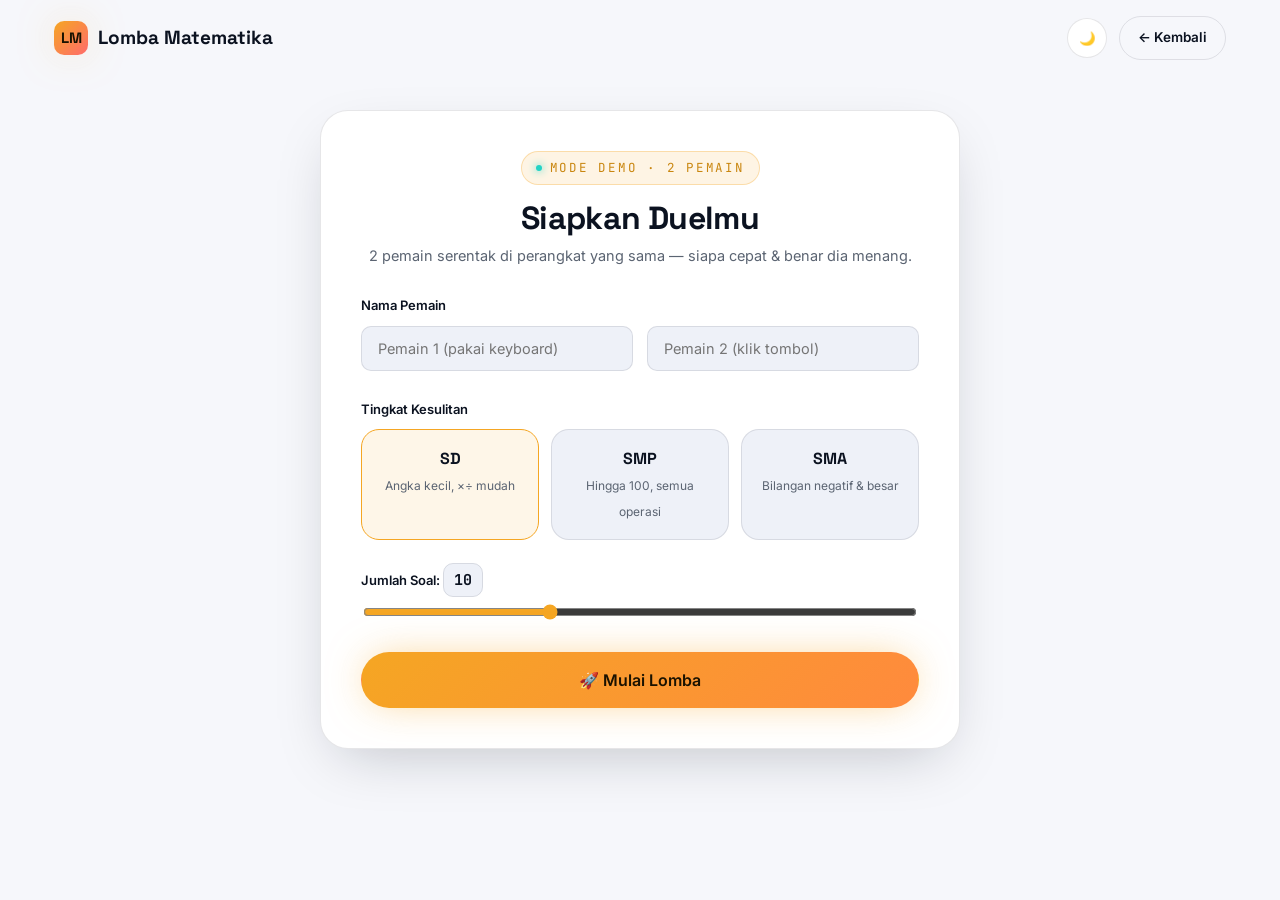
<file: quiz.html>
<!DOCTYPE html>
<html lang="id" data-theme="light">
<head>
<meta charset="UTF-8">
<meta name="viewport" content="width=device-width, initial-scale=1.0">
<title>Mainkan Duel — Lomba Matematika</title>
<meta name="description" content="Mainkan demo duel matematika 2 pemain — siapa cepat dan benar dia menang.">
<link rel="preconnect" href="https://fonts.googleapis.com">
<link rel="preconnect" href="https://fonts.gstatic.com" crossorigin>
<link href="https://fonts.googleapis.com/css2?family=Space+Grotesk:wght@500;700&family=Inter:wght@400;500;600;700&family=JetBrains+Mono:wght@500;700&display=swap" rel="stylesheet">
<link rel="stylesheet" href="main.css">
<link rel="stylesheet" href="quiz.css">
</head>
<body>
<div id="page-loader"><div class="loader-mark">MENYIAPKAN ARENA<div class="loader-bar"><span></span></div></div></div>

<header class="navbar scrolled" id="navbar">
  <div class="container nav-inner">
    <a href="index.html" class="brand"><span class="brand-mark">LM</span> Lomba Matematika</a>
    <div class="nav-actions">
      <button class="icon-btn" id="themeToggle" aria-label="Ganti tema">🌙</button>
      <a href="index.html" class="btn btn-ghost btn-sm">← Kembali</a>
    </div>
  </div>
</header>

<div class="quiz-shell">

  <!-- ===== SETUP ===== -->
  <div class="setup-card" id="setupCard">
    <span class="eyebrow" style="display:flex; justify-content:center; width:fit-content; margin:0 auto 16px;"><span class="dot"></span> Mode Demo · 2 Pemain</span>
    <h1>Siapkan Duelmu</h1>
    <p class="lede">2 pemain serentak di perangkat yang sama — siapa cepat &amp; benar dia menang.</p>

    <div class="setup-row">
      <label>Nama Pemain</label>
      <div class="name-inputs">
        <input type="text" id="p1Name" placeholder="Pemain 1 (pakai keyboard)" maxlength="16">
        <input type="text" id="p2Name" placeholder="Pemain 2 (klik tombol)" maxlength="16">
      </div>
    </div>

    <div class="setup-row">
      <label>Tingkat Kesulitan</label>
      <div class="level-options" id="levelOptions">
        <div class="level-opt selected" data-level="sd"><strong>SD</strong><span>Angka kecil, ×÷ mudah</span></div>
        <div class="level-opt" data-level="smp"><strong>SMP</strong><span>Hingga 100, semua operasi</span></div>
        <div class="level-opt" data-level="sma"><strong>SMA</strong><span>Bilangan negatif &amp; besar</span></div>
      </div>
    </div>

    <div class="setup-row">
      <label>Jumlah Soal: <span class="qty-badge" id="qtyBadge">10</span></label>
      <div class="qty-row">
        <input type="range" id="qtyRange" min="5" max="20" step="5" value="10">
      </div>
    </div>

    <button class="btn btn-primary setup-cta" id="startBtn">🚀 Mulai Lomba</button>
  </div>

  <!-- ===== GAME ===== -->
  <div class="game-shell" id="gameShell">
    <div class="game-hud">
      <span class="hud-progress" id="hudProgress">Soal 1 / 10</span>
      <div class="hud-bar"><div class="hud-bar-fill" id="hudBarFill"></div></div>
      <button class="btn btn-ghost btn-sm" id="quitBtn">Selesai</button>
    </div>

    <div class="question-banner">
      <span class="label">Soal Saat Ini</span>
      <div class="expr" id="questionExpr">? + ? = ?</div>
    </div>

    <div class="players-grid">
      <div class="player-panel p1" id="p1Panel">
        <div class="pp-head">
          <div><div class="pp-name" id="p1DisplayName">Pemain 1</div><div class="pp-hint">⌨️ Ketik &amp; tekan Enter</div></div>
          <div class="pp-score" id="p1Score" style="color:var(--cyan);">0</div>
        </div>
        <div class="pp-display" id="p1Input">&nbsp;</div>
        <div class="pp-pad" data-player="1">
          <button data-key="7">7</button><button data-key="8">8</button><button data-key="9">9</button>
          <button data-key="4">4</button><button data-key="5">5</button><button data-key="6">6</button>
          <button data-key="1">1</button><button data-key="2">2</button><button data-key="3">3</button>
          <button data-key="±">±</button><button data-key="0">0</button><button data-key="⌫">⌫</button>
          <button class="pp-submit" data-key="enter">✓ Jawab</button>
        </div>
      </div>

      <div class="player-panel p2" id="p2Panel">
        <div class="pp-head">
          <div><div class="pp-name" id="p2DisplayName">Pemain 2</div><div class="pp-hint">🖱️ Klik tombol</div></div>
          <div class="pp-score" id="p2Score" style="color:var(--coral);">0</div>
        </div>
        <div class="pp-display" id="p2Input">&nbsp;</div>
        <div class="pp-pad" data-player="2">
          <button data-key="7">7</button><button data-key="8">8</button><button data-key="9">9</button>
          <button data-key="4">4</button><button data-key="5">5</button><button data-key="6">6</button>
          <button data-key="1">1</button><button data-key="2">2</button><button data-key="3">3</button>
          <button data-key="±">±</button><button data-key="0">0</button><button data-key="⌫">⌫</button>
          <button class="pp-submit" data-key="enter">✓ Jawab</button>
        </div>
      </div>
    </div>

    <div class="history-panel">
      <h3>Riwayat Per Soal</h3>
      <div id="historyList"></div>
    </div>
  </div>
</div>

<!-- ===== RESULT MODAL ===== -->
<div class="result-overlay" id="resultOverlay">
  <div class="result-card">
    <div class="result-trophy" id="resultTrophy">🏆</div>
    <h2 id="resultTitle">Pemain 1 Menang!</h2>
    <p class="section-sub" id="resultSub">Duel selesai — berikut hasil akhirnya.</p>
    <div class="final-scores">
      <div><strong id="finalP1" style="color:var(--cyan);">0</strong><span id="finalP1Name">Pemain 1</span></div>
      <div><strong id="finalP2" style="color:var(--coral);">0</strong><span id="finalP2Name">Pemain 2</span></div>
    </div>
    <div class="result-actions">
      <button class="btn btn-ghost" id="playAgainBtn">🔄 Main Lagi</button>
      <a href="index.html" class="btn btn-primary">Kembali ke Beranda</a>
    </div>
  </div>
</div>

<script src="main.js"></script>
<script src="quiz.js"></script>
</body>
</html>
</file>
<file: main.css>
/* ============================================================
   LOMBA MATEMATIKA — Design System
   Signature: the "Live Scoreboard" — a VS duel motif (two racing
   numerals separated by a glowing divider) that recurs in the
   hero, the stats bar, and the countdown, echoing the actual
   1v1 arithmetic-duel product at the heart of the site.
   ============================================================ */

:root{
  /* --- Color tokens --- */
  --ink:#0B1220;             /* deep navy — dark bg */
  --ink-surface:#121B2E;     /* dark surface */
  --ink-surface-2:#1A2540;   /* dark surface raised */
  --paper:#F6F7FB;           /* cool paper — light bg */
  --paper-surface:#FFFFFF;   /* light surface */
  --paper-surface-2:#EEF1F8; /* light surface raised */

  --amber:#F5A623;           /* trophy gold — primary accent */
  --amber-dim:#C9860F;
  --cyan:#22D3C5;            /* volt cyan — "live" accent */
  --violet:#5B4FE8;          /* gradient partner */
  --coral:#FF6B6B;           /* player-2 accent */

  --text-hi:#0B1220;
  --text-lo:#5B6472;
  --text-hi-dark:#F5F7FA;
  --text-lo-dark:#9AA5B8;

  --line:rgba(11,18,32,0.10);
  --line-dark:rgba(245,247,250,0.10);

  --font-display:'Space Grotesk', 'Segoe UI', sans-serif;
  --font-body:'Inter', 'Segoe UI', sans-serif;
  --font-mono:'JetBrains Mono', ui-monospace, monospace;

  --radius-sm:10px;
  --radius-md:18px;
  --radius-lg:28px;
  --radius-pill:999px;

  --shadow-soft:0 20px 60px -20px rgba(11,18,32,0.25);
  --shadow-glow-amber:0 0 40px -8px rgba(245,166,35,0.55);
  --shadow-glow-cyan:0 0 40px -8px rgba(34,211,197,0.5);

  --ease:cubic-bezier(.16,1,.3,1);

  --bg:var(--paper);
  --surface:var(--paper-surface);
  --surface-2:var(--paper-surface-2);
  --text:var(--text-hi);
  --text-muted:var(--text-lo);
  --border:var(--line);
}

[data-theme="dark"]{
  --bg:var(--ink);
  --surface:var(--ink-surface);
  --surface-2:var(--ink-surface-2);
  --text:var(--text-hi-dark);
  --text-muted:var(--text-lo-dark);
  --border:var(--line-dark);
}

*,*::before,*::after{ box-sizing:border-box; }
html{ scroll-behavior:smooth; }
@media (prefers-reduced-motion:reduce){
  html{ scroll-behavior:auto; }
  *,*::before,*::after{ animation-duration:0.001ms !important; animation-iteration-count:1 !important; transition-duration:0.001ms !important; scroll-behavior:auto !important; }
}

body{
  margin:0;
  background:var(--bg);
  color:var(--text);
  font-family:var(--font-body);
  font-size:16px;
  line-height:1.6;
  -webkit-font-smoothing:antialiased;
  transition:background .4s var(--ease), color .4s var(--ease);
  overflow-x:hidden;
}

h1,h2,h3,h4{ font-family:var(--font-display); margin:0; line-height:1.08; letter-spacing:-0.02em; }
p{ margin:0; }
a{ color:inherit; text-decoration:none; }
ul{ list-style:none; margin:0; padding:0; }
img{ max-width:100%; display:block; }
button{ font-family:inherit; cursor:pointer; }
input,select,textarea{ font-family:inherit; }

:focus-visible{ outline:3px solid var(--cyan); outline-offset:3px; border-radius:4px; }

.container{ width:100%; max-width:1220px; margin:0 auto; padding:0 24px; }
.eyebrow{
  display:inline-flex; align-items:center; gap:8px;
  font-family:var(--font-mono); font-size:12.5px; letter-spacing:.14em; text-transform:uppercase;
  color:var(--amber-dim); background:rgba(245,166,35,0.12); border:1px solid rgba(245,166,35,0.3);
  padding:6px 14px; border-radius:var(--radius-pill); margin-bottom:18px;
}
[data-theme="dark"] .eyebrow{ color:var(--amber); }
.eyebrow .dot{ width:6px; height:6px; border-radius:50%; background:var(--cyan); box-shadow:0 0 8px var(--cyan); animation:pulse 1.6s ease-in-out infinite; }
@keyframes pulse{ 0%,100%{ opacity:1; } 50%{ opacity:.35; } }

section{ position:relative; padding:100px 0; }
.section-head{ max-width:640px; margin-bottom:56px; }
.section-head.center{ margin-left:auto; margin-right:auto; text-align:center; }
.section-title{ font-size:clamp(28px,4vw,44px); }
.section-sub{ color:var(--text-muted); font-size:17px; margin-top:14px; }

/* ---------- Buttons ---------- */
.btn{
  display:inline-flex; align-items:center; justify-content:center; gap:10px;
  padding:15px 28px; border-radius:var(--radius-pill); font-weight:600; font-size:15px;
  border:1px solid transparent; transition:transform .3s var(--ease), box-shadow .3s var(--ease), background .3s;
  white-space:nowrap;
}
.btn:active{ transform:scale(.97); }
.btn-primary{ background:linear-gradient(135deg,var(--amber),#ff8a3d); color:#1A1200; box-shadow:var(--shadow-glow-amber); }
.btn-primary:hover{ transform:translateY(-2px); box-shadow:0 12px 40px -6px rgba(245,166,35,0.6); }
.btn-ghost{ background:transparent; border-color:var(--border); color:var(--text); }
.btn-ghost:hover{ border-color:var(--amber); color:var(--amber-dim); }
.btn-sm{ padding:10px 18px; font-size:13.5px; }

/* ---------- Navbar ---------- */
.navbar{
  position:fixed; top:0; left:0; right:0; z-index:200;
  border-bottom:1px solid transparent;
  transition:background .3s var(--ease), border-color .3s var(--ease), backdrop-filter .3s;
}
.navbar.scrolled{
  background:color-mix(in srgb, var(--bg) 78%, transparent);
  backdrop-filter:blur(16px) saturate(140%);
  border-bottom-color:var(--border);
}
.nav-inner{ display:flex; align-items:center; justify-content:space-between; height:76px; }
.brand{ display:flex; align-items:center; gap:10px; font-family:var(--font-display); font-weight:700; font-size:19px; }
.brand-mark{ width:34px; height:34px; border-radius:10px; background:linear-gradient(135deg,var(--amber),var(--coral)); display:grid; place-items:center; color:#1A1200; font-weight:800; font-size:15px; box-shadow:var(--shadow-glow-amber); }
.nav-links{ display:flex; align-items:center; gap:30px; }
.nav-links a{ font-size:14.5px; font-weight:500; color:var(--text-muted); transition:color .2s; position:relative; }
.nav-links a:hover{ color:var(--text); }
.nav-links a::after{ content:''; position:absolute; left:0; right:0; bottom:-6px; height:2px; background:var(--amber); transform:scaleX(0); transform-origin:left; transition:transform .25s var(--ease); }
.nav-links a:hover::after{ transform:scaleX(1); }
.nav-actions{ display:flex; align-items:center; gap:12px; }
.icon-btn{
  width:40px; height:40px; border-radius:var(--radius-pill); border:1px solid var(--border); background:var(--surface);
  display:grid; place-items:center; color:var(--text); transition:border-color .2s, transform .2s;
}
.icon-btn:hover{ border-color:var(--amber); transform:translateY(-1px); }
.lang-toggle{ font-family:var(--font-mono); font-size:12.5px; font-weight:700; letter-spacing:.05em; width:auto; padding:0 12px; }
.nav-burger{ display:none; }

/* ---------- Hero — VS Scoreboard ---------- */
.hero{ padding:168px 0 110px; position:relative; overflow:hidden; }
.hero-bg{ position:absolute; inset:0; z-index:-2; background:
  radial-gradient(60% 50% at 15% 10%, rgba(91,79,232,0.16), transparent 60%),
  radial-gradient(50% 40% at 90% 15%, rgba(34,211,197,0.14), transparent 60%),
  radial-gradient(70% 60% at 50% 100%, rgba(245,166,35,0.10), transparent 60%);
}
[data-theme="dark"] .hero-bg{ background:
  radial-gradient(60% 50% at 15% 10%, rgba(91,79,232,0.30), transparent 60%),
  radial-gradient(50% 40% at 90% 15%, rgba(34,211,197,0.22), transparent 60%),
  radial-gradient(70% 60% at 50% 100%, rgba(245,166,35,0.16), transparent 60%);
}
.hero-shape{ position:absolute; border-radius:50%; filter:blur(2px); opacity:.5; animation:float 9s ease-in-out infinite; z-index:-1; }
.hero-shape.s1{ width:16px; height:16px; background:var(--amber); top:22%; left:8%; animation-delay:0s; }
.hero-shape.s2{ width:10px; height:10px; background:var(--cyan); top:65%; left:14%; animation-delay:1.4s; }
.hero-shape.s3{ width:22px; height:22px; border:2px solid var(--coral); background:transparent; top:30%; right:10%; animation-delay:.7s; }
.hero-shape.s4{ width:12px; height:12px; background:var(--violet); top:75%; right:16%; animation-delay:2.1s; }
@keyframes float{ 0%,100%{ transform:translateY(0) } 50%{ transform:translateY(-22px) } }

.hero-grid{ display:grid; grid-template-columns:1.05fr .95fr; gap:56px; align-items:center; }
.hero h1{ font-size:clamp(36px,5.2vw,64px); }
.hero h1 .grad{ background:linear-gradient(135deg,var(--amber),var(--coral) 60%,var(--violet)); -webkit-background-clip:text; background-clip:text; color:transparent; }
.hero-sub{ margin-top:22px; font-size:18px; color:var(--text-muted); max-width:520px; }
.hero-ctas{ display:flex; gap:14px; margin-top:34px; flex-wrap:wrap; }
.hero-meta{ display:flex; gap:28px; margin-top:44px; flex-wrap:wrap; }
.hero-meta div{ display:flex; flex-direction:column; gap:3px; }
.hero-meta strong{ font-family:var(--font-mono); font-size:22px; }
.hero-meta span{ font-size:12.5px; color:var(--text-muted); text-transform:uppercase; letter-spacing:.06em; }

/* --- VS Scoreboard card --- */
.vs-card{
  background:var(--surface); border:1px solid var(--border); border-radius:var(--radius-lg);
  padding:30px; box-shadow:var(--shadow-soft); position:relative; overflow:hidden;
}
.vs-card::before{ content:''; position:absolute; inset:0; background:linear-gradient(160deg, rgba(245,166,35,.08), transparent 40%); pointer-events:none; }
.vs-top{ display:flex; justify-content:space-between; align-items:center; margin-bottom:22px; }
.vs-live{ display:flex; align-items:center; gap:7px; font-family:var(--font-mono); font-size:12px; letter-spacing:.1em; color:var(--coral); text-transform:uppercase; }
.vs-live .dot{ width:7px; height:7px; border-radius:50%; background:var(--coral); animation:pulse 1.2s infinite; }
.vs-clock{ font-family:var(--font-mono); font-size:13px; color:var(--text-muted); }
.vs-board{ display:grid; grid-template-columns:1fr auto 1fr; align-items:center; gap:16px; }
.vs-player{ text-align:center; padding:22px 10px; border-radius:var(--radius-md); background:var(--surface-2); border:1px solid var(--border); }
.vs-player .name{ font-size:13px; color:var(--text-muted); margin-bottom:10px; }
.vs-player .score{ font-family:var(--font-mono); font-size:44px; font-weight:700; }
.vs-player.p1 .score{ color:var(--cyan); }
.vs-player.p2 .score{ color:var(--coral); }
.vs-divider{ font-family:var(--font-display); font-weight:700; font-size:16px; color:var(--amber); writing-mode:vertical-rl; letter-spacing:.1em; }
.vs-question{ margin-top:20px; text-align:center; padding:18px; border-radius:var(--radius-md); border:1px dashed var(--border); font-family:var(--font-mono); font-size:26px; }
.vs-question span{ color:var(--amber-dim); }
[data-theme="dark"] .vs-question span{ color:var(--amber); }

/* ---------- Countdown ---------- */
.countdown-section{ background:var(--surface); border-top:1px solid var(--border); border-bottom:1px solid var(--border); }
.countdown-inner{ display:flex; flex-direction:column; align-items:center; text-align:center; gap:22px; }
.countdown-grid{ display:flex; gap:18px; flex-wrap:wrap; justify-content:center; }
.count-box{ width:110px; padding:20px 0; border-radius:var(--radius-md); background:var(--surface-2); border:1px solid var(--border); }
.count-box strong{ display:block; font-family:var(--font-mono); font-size:38px; font-weight:700; background:linear-gradient(135deg,var(--amber),var(--coral)); -webkit-background-clip:text; background-clip:text; color:transparent; }
.count-box span{ font-size:12px; text-transform:uppercase; letter-spacing:.08em; color:var(--text-muted); }

/* ---------- Stats ---------- */
.stats-grid{ display:grid; grid-template-columns:repeat(4,1fr); gap:24px; }
.stat-card{ text-align:center; padding:30px 16px; border-radius:var(--radius-md); background:var(--surface); border:1px solid var(--border); }
.stat-num{ font-family:var(--font-mono); font-size:38px; font-weight:700; color:var(--amber-dim); }
[data-theme="dark"] .stat-num{ color:var(--amber); }
.stat-label{ margin-top:6px; font-size:13.5px; color:var(--text-muted); }

/* ---------- Cards / grids ---------- */
.grid-3{ display:grid; grid-template-columns:repeat(3,1fr); gap:26px; }
.grid-4{ display:grid; grid-template-columns:repeat(4,1fr); gap:22px; }
.grid-2{ display:grid; grid-template-columns:repeat(2,1fr); gap:26px; }

.feature-card{
  background:var(--surface); border:1px solid var(--border); border-radius:var(--radius-md);
  padding:30px; transition:transform .35s var(--ease), box-shadow .35s var(--ease), border-color .35s;
}
.feature-card:hover{ transform:translateY(-6px); box-shadow:var(--shadow-soft); border-color:rgba(245,166,35,.35); }
.feature-icon{ width:48px; height:48px; border-radius:14px; display:grid; place-items:center; margin-bottom:18px; background:rgba(245,166,35,.14); color:var(--amber-dim); font-size:20px; }
[data-theme="dark"] .feature-icon{ color:var(--amber); }
.feature-card h3{ font-size:19px; margin-bottom:8px; }
.feature-card p{ color:var(--text-muted); font-size:14.5px; }

/* category card with level accent */
.cat-card{ background:var(--surface); border:1px solid var(--border); border-radius:var(--radius-md); padding:28px; position:relative; overflow:hidden; }
.cat-card .tag{ font-family:var(--font-mono); font-size:11px; letter-spacing:.08em; text-transform:uppercase; padding:4px 10px; border-radius:var(--radius-pill); display:inline-block; margin-bottom:14px; }
.cat-card.sd .tag{ background:rgba(34,211,197,.15); color:#0E9C8F; }
.cat-card.smp .tag{ background:rgba(245,166,35,.15); color:var(--amber-dim); }
.cat-card.sma .tag{ background:rgba(255,107,107,.15); color:#D14545; }
[data-theme="dark"] .cat-card.sd .tag{ color:var(--cyan); }
[data-theme="dark"] .cat-card.smp .tag{ color:var(--amber); }
[data-theme="dark"] .cat-card.sma .tag{ color:var(--coral); }
.cat-card h3{ font-size:22px; margin-bottom:8px; }
.cat-card p{ color:var(--text-muted); font-size:14px; margin-bottom:16px; }
.cat-card ul{ display:flex; flex-direction:column; gap:8px; }
.cat-card li{ font-size:13.5px; display:flex; gap:8px; align-items:flex-start; }
.cat-card li::before{ content:'✓'; color:var(--amber-dim); font-weight:700; }
[data-theme="dark"] .cat-card li::before{ color:var(--amber); }

/* ---------- Timeline ---------- */
.timeline{ position:relative; padding-left:36px; }
.timeline::before{ content:''; position:absolute; left:11px; top:6px; bottom:6px; width:2px; background:linear-gradient(var(--amber),var(--cyan)); }
.tl-item{ position:relative; padding-bottom:38px; }
.tl-item:last-child{ padding-bottom:0; }
.tl-dot{ position:absolute; left:-36px; top:2px; width:24px; height:24px; border-radius:50%; background:var(--surface); border:2px solid var(--amber); display:grid; place-items:center; font-family:var(--font-mono); font-size:10px; font-weight:700; color:var(--amber-dim); }
[data-theme="dark"] .tl-dot{ color:var(--amber); }
.tl-item h3{ font-size:18px; margin-bottom:4px; }
.tl-date{ font-family:var(--font-mono); font-size:12.5px; color:var(--cyan); text-transform:uppercase; letter-spacing:.06em; margin-bottom:6px; display:block; }
.tl-item p{ color:var(--text-muted); font-size:14.5px; }

/* ---------- Steps ---------- */
.steps-grid{ display:grid; grid-template-columns:repeat(4,1fr); gap:22px; counter-reset:step; }
.step-card{ background:var(--surface); border:1px solid var(--border); border-radius:var(--radius-md); padding:26px; position:relative; }
.step-num{ font-family:var(--font-mono); font-size:34px; font-weight:700; color:var(--border); position:absolute; top:16px; right:20px; }
.step-card h3{ font-size:17px; margin:26px 0 8px; }
.step-card p{ font-size:13.5px; color:var(--text-muted); }

/* ---------- Prizes ---------- */
.prize-grid{ display:grid; grid-template-columns:repeat(3,1fr); gap:24px; align-items:end; }
.prize-card{ text-align:center; padding:34px 20px; border-radius:var(--radius-lg); border:1px solid var(--border); background:var(--surface); }
.prize-card.gold{ background:linear-gradient(160deg, rgba(245,166,35,.16), var(--surface)); border-color:rgba(245,166,35,.4); transform:translateY(-14px); }
.medal{ font-size:40px; margin-bottom:14px; }
.prize-amount{ font-family:var(--font-mono); font-size:28px; font-weight:700; margin:8px 0; }
.prize-card p{ color:var(--text-muted); font-size:13.5px; }

/* ---------- Benefits ---------- */
.benefit-row{ display:flex; gap:18px; align-items:flex-start; padding:20px 0; border-bottom:1px solid var(--border); }
.benefit-row:last-child{ border-bottom:none; }
.benefit-check{ width:30px; height:30px; border-radius:50%; background:rgba(34,211,197,.15); color:#0E9C8F; display:grid; place-items:center; flex-shrink:0; font-size:14px; }
[data-theme="dark"] .benefit-check{ color:var(--cyan); }
.benefit-row h4{ font-size:16px; margin-bottom:3px; font-family:var(--font-body); font-weight:600; }
.benefit-row p{ font-size:13.5px; color:var(--text-muted); }

/* ---------- Demo section ---------- */
.demo-panel{ background:var(--surface); border:1px solid var(--border); border-radius:var(--radius-lg); padding:44px; display:grid; grid-template-columns:1fr 1fr; gap:40px; align-items:center; }
.demo-mini{ background:var(--surface-2); border-radius:var(--radius-md); padding:24px; border:1px solid var(--border); }
.demo-mini .vs-board{ gap:10px; }
.demo-mini .vs-player .score{ font-size:30px; }

/* ---------- Hall of Fame ---------- */
.hof-card{ background:var(--surface); border:1px solid var(--border); border-radius:var(--radius-md); padding:24px; text-align:center; }
.hof-avatar{ width:64px; height:64px; border-radius:50%; margin:0 auto 14px; background:linear-gradient(135deg,var(--violet),var(--cyan)); display:grid; place-items:center; font-family:var(--font-display); font-weight:700; color:#fff; font-size:20px; }
.hof-card h4{ font-size:15.5px; font-weight:600; margin-bottom:2px; }
.hof-card .school{ font-size:12.5px; color:var(--text-muted); }
.hof-card .rank{ font-family:var(--font-mono); color:var(--amber-dim); font-size:12px; margin-top:10px; letter-spacing:.06em; }
[data-theme="dark"] .hof-card .rank{ color:var(--amber); }

/* ---------- Testimonials ---------- */
.testi-track{ display:flex; gap:22px; overflow:hidden; }
.testi-card{ min-width:340px; flex:1; background:var(--surface); border:1px solid var(--border); border-radius:var(--radius-md); padding:28px; }
.testi-stars{ color:var(--amber); font-size:14px; margin-bottom:14px; }
.testi-card p{ font-size:14.5px; color:var(--text-muted); margin-bottom:20px; }
.testi-person{ display:flex; align-items:center; gap:12px; }
.testi-avatar{ width:40px; height:40px; border-radius:50%; background:var(--surface-2); display:grid; place-items:center; font-family:var(--font-display); font-weight:700; font-size:14px; }
.testi-person strong{ display:block; font-size:13.5px; }
.testi-person span{ font-size:12px; color:var(--text-muted); }
.testi-controls{ display:flex; gap:10px; justify-content:center; margin-top:26px; }

/* ---------- Committee / Teachers ---------- */
.person-card{ background:var(--surface); border:1px solid var(--border); border-radius:var(--radius-md); overflow:hidden; text-align:center; }
.person-photo{ height:150px; background:linear-gradient(135deg, var(--surface-2), var(--border)); display:grid; place-items:center; font-family:var(--font-display); font-size:26px; font-weight:700; color:var(--text-muted); }
.person-info{ padding:18px; }
.person-info h4{ font-size:15px; margin-bottom:3px; }
.person-info span{ font-size:12.5px; color:var(--amber-dim); }
[data-theme="dark"] .person-info span{ color:var(--amber); }

/* ---------- Gallery ---------- */
.gallery-grid{ display:grid; grid-template-columns:repeat(4,1fr); grid-auto-rows:150px; gap:14px; }
.gallery-grid .g1{ grid-column:span 2; grid-row:span 2; }
.gallery-item{ border-radius:var(--radius-sm); background:linear-gradient(135deg, var(--surface-2), var(--border)); display:grid; place-items:center; color:var(--text-muted); font-size:13px; overflow:hidden; position:relative; transition:transform .4s var(--ease); }
.gallery-item:hover{ transform:scale(1.03); }

/* ---------- Video ---------- */
.video-wrap{ position:relative; border-radius:var(--radius-lg); overflow:hidden; aspect-ratio:16/8; background:linear-gradient(135deg, var(--ink-surface), var(--ink)); display:grid; place-items:center; border:1px solid var(--border); }
.play-btn{ width:78px; height:78px; border-radius:50%; background:rgba(245,247,250,.12); backdrop-filter:blur(6px); border:1px solid rgba(245,247,250,.3); display:grid; place-items:center; color:#fff; font-size:22px; transition:transform .3s var(--ease); }
.video-wrap:hover .play-btn{ transform:scale(1.1); }

/* ---------- News / Blog ---------- */
.news-card{ background:var(--surface); border:1px solid var(--border); border-radius:var(--radius-md); overflow:hidden; transition:transform .35s var(--ease); }
.news-card:hover{ transform:translateY(-6px); }
.news-thumb{ height:150px; background:linear-gradient(135deg,var(--violet),var(--cyan)); opacity:.85; }
.news-body{ padding:22px; }
.news-date{ font-family:var(--font-mono); font-size:11.5px; color:var(--text-muted); text-transform:uppercase; letter-spacing:.06em; }
.news-body h3{ font-size:17px; margin:10px 0 8px; }
.news-body p{ font-size:13.5px; color:var(--text-muted); }
.news-link{ display:inline-flex; align-items:center; gap:6px; margin-top:14px; font-size:13px; font-weight:600; color:var(--amber-dim); }
[data-theme="dark"] .news-link{ color:var(--amber); }

/* ---------- Sponsors / Partners ---------- */
.logo-row{ display:flex; flex-wrap:wrap; gap:16px; justify-content:center; }
.logo-chip{ padding:18px 30px; border-radius:var(--radius-md); border:1px solid var(--border); background:var(--surface); font-family:var(--font-display); font-weight:700; color:var(--text-muted); font-size:15px; transition:color .2s, border-color .2s; }
.logo-chip:hover{ color:var(--text); border-color:var(--amber); }

/* ---------- FAQ ---------- */
.faq-item{ border-bottom:1px solid var(--border); }
.faq-q{ width:100%; display:flex; justify-content:space-between; align-items:center; padding:22px 0; background:none; border:none; text-align:left; font-family:var(--font-body); font-weight:600; font-size:16px; color:var(--text); }
.faq-q .plus{ font-family:var(--font-mono); font-size:20px; color:var(--amber-dim); transition:transform .3s var(--ease); flex-shrink:0; margin-left:16px; }
[data-theme="dark"] .faq-q .plus{ color:var(--amber); }
.faq-item.open .faq-q .plus{ transform:rotate(45deg); }
.faq-a{ max-height:0; overflow:hidden; transition:max-height .4s var(--ease); }
.faq-a p{ padding-bottom:22px; color:var(--text-muted); font-size:14.5px; max-width:640px; }

/* ---------- Newsletter ---------- */
.newsletter-panel{ background:linear-gradient(135deg, var(--ink-surface), var(--ink)); border-radius:var(--radius-lg); padding:56px; text-align:center; color:#F5F7FA; position:relative; overflow:hidden; }
.newsletter-panel::before{ content:''; position:absolute; inset:0; background:radial-gradient(50% 80% at 50% 0%, rgba(245,166,35,.25), transparent); }
.newsletter-form{ display:flex; gap:10px; max-width:420px; margin:26px auto 0; position:relative; }
.newsletter-form input{ flex:1; padding:14px 18px; border-radius:var(--radius-pill); border:1px solid rgba(255,255,255,.2); background:rgba(255,255,255,.08); color:#fff; font-size:14px; }
.newsletter-form input::placeholder{ color:rgba(255,255,255,.5); }

/* ---------- Contact ---------- */
.contact-grid{ display:grid; grid-template-columns:1fr 1fr; gap:44px; }
.contact-form{ display:flex; flex-direction:column; gap:16px; }
.field{ display:flex; flex-direction:column; gap:6px; }
.field label{ font-size:13px; font-weight:600; }
.field input, .field textarea{ padding:13px 16px; border-radius:var(--radius-sm); border:1px solid var(--border); background:var(--surface); color:var(--text); font-size:14.5px; }
.field textarea{ resize:vertical; min-height:110px; }
.contact-info-card{ background:var(--surface); border:1px solid var(--border); border-radius:var(--radius-md); padding:26px; display:flex; gap:16px; align-items:flex-start; margin-bottom:16px; }
.contact-info-card h4{ font-size:15px; margin-bottom:4px; }
.contact-info-card p{ font-size:13.5px; color:var(--text-muted); }
.map-box{ height:180px; border-radius:var(--radius-md); background:linear-gradient(135deg,var(--surface-2), var(--border)); display:grid; place-items:center; color:var(--text-muted); font-size:13px; border:1px solid var(--border); }

/* ---------- Footer ---------- */
footer{ background:var(--ink); color:var(--text-lo-dark); padding:70px 0 26px; }
.footer-grid{ display:grid; grid-template-columns:1.4fr 1fr 1fr 1fr; gap:40px; }
.footer-brand p{ margin-top:14px; font-size:13.5px; max-width:280px; }
.footer-col h4{ color:#fff; font-size:14px; margin-bottom:16px; }
.footer-col a{ display:block; font-size:13.5px; padding:6px 0; transition:color .2s; }
.footer-col a:hover{ color:#fff; }
.footer-social{ display:flex; gap:10px; margin-top:18px; }
.footer-bottom{ border-top:1px solid rgba(255,255,255,.1); margin-top:50px; padding-top:24px; display:flex; justify-content:space-between; flex-wrap:wrap; gap:12px; font-size:12.5px; }

/* ---------- WhatsApp float ---------- */
.wa-float{ position:fixed; bottom:26px; right:26px; z-index:150; width:56px; height:56px; border-radius:50%; background:#25D366; display:grid; place-items:center; color:#fff; font-size:24px; box-shadow:0 10px 30px -6px rgba(37,211,102,.6); transition:transform .3s var(--ease); }
.wa-float:hover{ transform:scale(1.08); }
.back-top{ position:fixed; bottom:26px; right:92px; z-index:150; width:44px; height:44px; border-radius:50%; background:var(--surface); border:1px solid var(--border); display:grid; place-items:center; opacity:0; pointer-events:none; transform:translateY(10px); transition:all .3s var(--ease); }
.back-top.show{ opacity:1; pointer-events:auto; transform:translateY(0); }

/* ---------- Reveal on scroll ---------- */
.reveal{ opacity:0; transform:translateY(28px); transition:opacity .7s var(--ease), transform .7s var(--ease); }
.reveal.in{ opacity:1; transform:translateY(0); }
.reveal-stagger > *{ opacity:0; transform:translateY(24px); transition:opacity .6s var(--ease), transform .6s var(--ease); }
.reveal-stagger.in > *{ opacity:1; transform:translateY(0); }
.reveal-stagger.in > *:nth-child(1){ transition-delay:.05s; }
.reveal-stagger.in > *:nth-child(2){ transition-delay:.12s; }
.reveal-stagger.in > *:nth-child(3){ transition-delay:.19s; }
.reveal-stagger.in > *:nth-child(4){ transition-delay:.26s; }
.reveal-stagger.in > *:nth-child(5){ transition-delay:.33s; }
.reveal-stagger.in > *:nth-child(6){ transition-delay:.4s; }

/* ---------- Progress bar ---------- */
.scroll-progress{ position:fixed; top:0; left:0; height:3px; background:linear-gradient(90deg,var(--amber),var(--coral),var(--violet)); z-index:300; width:0%; }

/* ---------- Skeleton ---------- */
.skel{ background:linear-gradient(90deg, var(--surface-2) 25%, var(--border) 37%, var(--surface-2) 63%); background-size:400% 100%; animation:skel 1.4s ease infinite; border-radius:var(--radius-sm); }
@keyframes skel{ 0%{ background-position:100% 50%; } 100%{ background-position:0 50%; } }

/* ---------- Page loader ---------- */
#page-loader{ position:fixed; inset:0; z-index:500; background:var(--ink); display:grid; place-items:center; transition:opacity .5s var(--ease), visibility .5s; }
#page-loader.hidden{ opacity:0; visibility:hidden; }
.loader-mark{ font-family:var(--font-mono); color:var(--amber); font-size:14px; letter-spacing:.1em; display:flex; flex-direction:column; align-items:center; gap:14px; }
.loader-bar{ width:160px; height:3px; background:rgba(255,255,255,.1); border-radius:2px; overflow:hidden; }
.loader-bar span{ display:block; height:100%; width:40%; background:linear-gradient(90deg,var(--amber),var(--coral)); animation:loading 1.1s ease-in-out infinite; }
@keyframes loading{ 0%{ transform:translateX(-100%); } 100%{ transform:translateX(350%); } }

/* ---------- Responsive ---------- */
@media (max-width:1000px){
  .hero-grid{ grid-template-columns:1fr; }
  .grid-3, .grid-4, .steps-grid{ grid-template-columns:repeat(2,1fr); }
  .stats-grid{ grid-template-columns:repeat(2,1fr); }
  .footer-grid{ grid-template-columns:1fr 1fr; }
  .demo-panel{ grid-template-columns:1fr; }
  .contact-grid{ grid-template-columns:1fr; }
  .prize-grid{ grid-template-columns:1fr; }
  .prize-card.gold{ transform:none; order:-1; }
  .gallery-grid{ grid-template-columns:repeat(2,1fr); }
}
@media (max-width:720px){
  .nav-links{ position:fixed; top:76px; left:0; right:0; background:var(--bg); border-bottom:1px solid var(--border); flex-direction:column; align-items:flex-start; padding:20px 24px 26px; gap:6px; transform:translateY(-130%); transition:transform .35s var(--ease); }
  .nav-links.open{ transform:translateY(0); }
  .nav-links a{ padding:10px 0; width:100%; }
  .nav-burger{ display:grid; }
  .grid-3, .grid-4, .steps-grid, .grid-2{ grid-template-columns:1fr; }
  .stats-grid{ grid-template-columns:1fr 1fr; }
  section{ padding:70px 0; }
  .count-box{ width:78px; padding:14px 0; }
  .count-box strong{ font-size:26px; }
  .footer-grid{ grid-template-columns:1fr; }
  .gallery-grid{ grid-template-columns:1fr 1fr; grid-auto-rows:120px; }
  .newsletter-form{ flex-direction:column; }
}
</file>
<file: quiz.css>
/* Quiz-specific styles — layered on top of main.css design tokens */

.quiz-shell{ min-height:100vh; padding:110px 20px 60px; display:flex; flex-direction:column; align-items:center; gap:28px; }
.quiz-topbar{ width:100%; max-width:900px; display:flex; justify-content:space-between; align-items:center; }
.quiz-topbar .brand{ font-family:var(--font-display); font-weight:700; font-size:17px; display:flex; align-items:center; gap:8px; }

/* ---------- Setup card ---------- */
.setup-card{ width:100%; max-width:640px; background:var(--surface); border:1px solid var(--border); border-radius:var(--radius-lg); padding:40px; box-shadow:var(--shadow-soft); }
.setup-card h1{ font-size:clamp(24px,4vw,32px); text-align:center; }
.setup-card .lede{ text-align:center; color:var(--text-muted); margin-top:8px; font-size:14.5px; }
.setup-row{ margin-top:28px; }
.setup-row label{ display:block; font-size:13px; font-weight:600; margin-bottom:10px; }
.name-inputs{ display:grid; grid-template-columns:1fr 1fr; gap:14px; }
.name-inputs input{ padding:13px 16px; border-radius:var(--radius-sm); border:1px solid var(--border); background:var(--surface-2); color:var(--text); font-size:14.5px; }
.level-options{ display:grid; grid-template-columns:repeat(3,1fr); gap:12px; }
.level-opt{ border:1.5px solid var(--border); border-radius:var(--radius-md); padding:16px 12px; text-align:center; cursor:pointer; transition:border-color .2s, background .2s, transform .2s; background:var(--surface-2); }
.level-opt:hover{ transform:translateY(-2px); }
.level-opt.selected{ border-color:var(--amber); background:rgba(245,166,35,.1); }
.level-opt strong{ display:block; font-family:var(--font-display); font-size:16px; }
.level-opt span{ font-size:12px; color:var(--text-muted); }
.qty-row{ display:flex; align-items:center; gap:14px; }
.qty-row input[type="range"]{ flex:1; accent-color:var(--amber); }
.qty-badge{ font-family:var(--font-mono); font-weight:700; font-size:15px; min-width:34px; text-align:center; padding:6px 10px; background:var(--surface-2); border-radius:var(--radius-sm); border:1px solid var(--border); }
.setup-cta{ width:100%; margin-top:30px; padding:17px; font-size:16px; }

/* ---------- Game board ---------- */
.game-shell{ width:100%; max-width:960px; display:none; flex-direction:column; gap:22px; }
.game-shell.active{ display:flex; }
.game-hud{ display:flex; justify-content:space-between; align-items:center; background:var(--surface); border:1px solid var(--border); border-radius:var(--radius-md); padding:16px 24px; }
.hud-progress{ font-family:var(--font-mono); font-size:13px; color:var(--text-muted); }
.hud-bar{ flex:1; margin:0 20px; height:6px; border-radius:3px; background:var(--surface-2); overflow:hidden; }
.hud-bar-fill{ height:100%; background:linear-gradient(90deg,var(--amber),var(--coral)); width:0%; transition:width .4s var(--ease); }

.question-banner{ text-align:center; padding:34px 20px; background:var(--surface); border:1px solid var(--border); border-radius:var(--radius-lg); }
.question-banner .label{ font-family:var(--font-mono); font-size:12px; letter-spacing:.1em; text-transform:uppercase; color:var(--amber-dim); }
[data-theme="dark"] .question-banner .label{ color:var(--amber); }
.question-banner .expr{ font-family:var(--font-mono); font-size:clamp(34px,6vw,54px); font-weight:700; margin-top:10px; }

.players-grid{ display:grid; grid-template-columns:1fr 1fr; gap:22px; }
.player-panel{ background:var(--surface); border:2px solid var(--border); border-radius:var(--radius-lg); padding:24px; transition:border-color .3s, box-shadow .3s; }
.player-panel.correct{ border-color:#2FCC8B; box-shadow:0 0 0 4px rgba(47,204,139,.15); }
.player-panel.wrong{ animation:shake .35s; border-color:var(--coral); }
@keyframes shake{ 0%,100%{ transform:translateX(0);} 25%{ transform:translateX(-6px);} 75%{ transform:translateX(6px);} }
.player-panel.p1{ box-shadow:inset 3px 0 0 var(--cyan); }
.player-panel.p2{ box-shadow:inset 3px 0 0 var(--coral); }
.pp-head{ display:flex; justify-content:space-between; align-items:center; margin-bottom:16px; }
.pp-name{ font-weight:700; font-family:var(--font-display); font-size:16px; }
.pp-hint{ font-size:11px; color:var(--text-muted); font-family:var(--font-mono); }
.pp-score{ font-family:var(--font-mono); font-size:30px; font-weight:700; }
.pp-display{ font-family:var(--font-mono); font-size:26px; text-align:center; padding:14px; border-radius:var(--radius-sm); background:var(--surface-2); border:1px solid var(--border); min-height:56px; display:flex; align-items:center; justify-content:center; letter-spacing:.02em; margin-bottom:14px; }
.pp-pad{ display:grid; grid-template-columns:repeat(3,1fr); gap:8px; }
.pp-pad button{ padding:14px 0; border-radius:12px; border:1px solid var(--border); background:var(--surface-2); color:var(--text); font-family:var(--font-mono); font-size:17px; font-weight:600; transition:transform .12s, background .12s; }
.pp-pad button:active{ transform:scale(.93); }
.pp-pad button:hover{ background:var(--border); }
.pp-submit{ grid-column:span 3; margin-top:4px; background:linear-gradient(135deg,var(--amber),#ff8a3d); color:#1A1200; border:none; }

.history-panel{ background:var(--surface); border:1px solid var(--border); border-radius:var(--radius-md); padding:22px 24px; }
.history-panel h3{ font-size:15px; margin-bottom:14px; }
.history-row{ display:grid; grid-template-columns:30px 1fr 90px; gap:12px; padding:8px 0; font-size:13.5px; border-bottom:1px solid var(--border); align-items:center; }
.history-row:last-child{ border-bottom:none; }
.history-row .winner{ font-family:var(--font-mono); font-weight:700; }
.history-row .winner.p1{ color:var(--cyan); } .history-row .winner.p2{ color:var(--coral); } .history-row .winner.none{ color:var(--text-muted); }

/* ---------- Result modal ---------- */
.result-overlay{ position:fixed; inset:0; background:rgba(8,12,22,.6); backdrop-filter:blur(6px); display:none; align-items:center; justify-content:center; z-index:400; padding:20px; }
.result-overlay.active{ display:flex; }
.result-card{ width:100%; max-width:460px; background:var(--surface); border:1px solid var(--border); border-radius:var(--radius-lg); padding:40px; text-align:center; box-shadow:var(--shadow-soft); }
.result-trophy{ font-size:52px; margin-bottom:14px; }
.result-card h2{ font-size:26px; }
.result-card .final-scores{ display:flex; justify-content:center; gap:30px; margin:26px 0; }
.result-card .final-scores div strong{ display:block; font-family:var(--font-mono); font-size:32px; }
.result-actions{ display:flex; gap:12px; margin-top:10px; }
.result-actions .btn{ flex:1; }

@media (max-width:720px){
  .players-grid{ grid-template-columns:1fr; }
  .name-inputs, .level-options{ grid-template-columns:1fr; }
  .quiz-shell{ padding-top:96px; }
}
</file>
